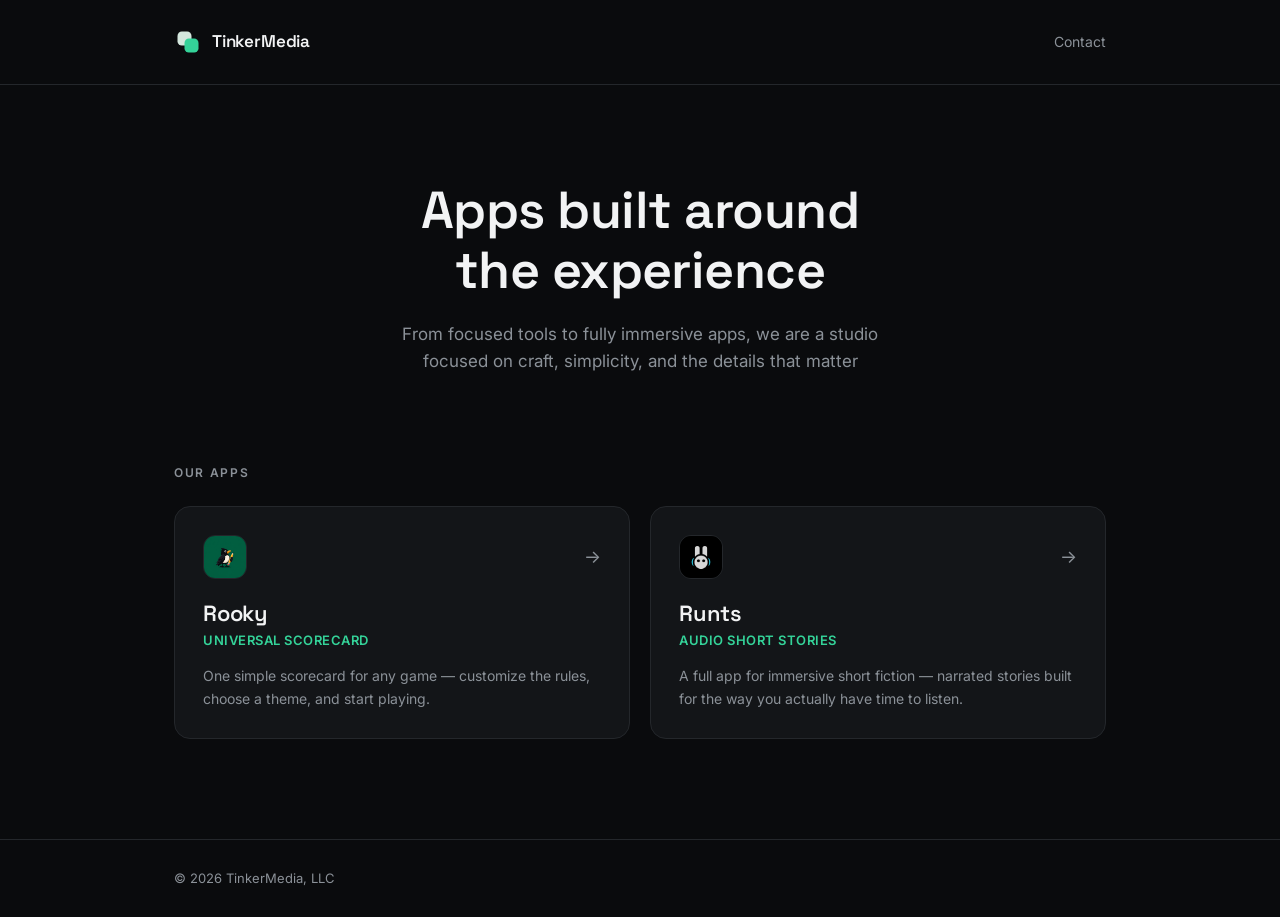
<file: index.html>
<!DOCTYPE html>
<html lang="en">
<head>
  <meta charset="UTF-8" />
  <meta name="viewport" content="width=device-width, initial-scale=1.0" />
  <title>TinkerMedia</title>
  <meta name="description" content="TinkerMedia is a small studio building simple, useful apps." />

  <link rel="preconnect" href="https://fonts.googleapis.com">
  <link rel="preconnect" href="https://fonts.gstatic.com" crossorigin>
  <link href="https://fonts.googleapis.com/css2?family=Space+Grotesk:wght@500;600;700&family=Inter:wght@400;500;600&display=swap" rel="stylesheet">

  <link rel="stylesheet" href="styles.css" />
</head>

<body>

  <!-- HEADER -->
  <header class="header">
    <div class="container nav">
      <a href="./" class="brand">
        <span class="brand-mark" aria-hidden="true">
          <svg viewBox="0 0 32 32" width="28" height="28">
            <rect x="4" y="4" width="16" height="16" rx="5" fill="#eafff4" opacity="0.9" />
            <rect x="12" y="12" width="16" height="16" rx="5" fill="#34d399" />
          </svg>
        </span>
        <span class="brand-name">TinkerMedia</span>
      </a>
      <a class="contact-link" href="mailto:admin@tinkermedia.net">Contact</a>
    </div>
  </header>

  <!-- HERO -->
  <section class="hero">
    <div class="container hero-content">
      
      <h1>Apps built around<br />the experience</h1>
      <p class="lede">From focused tools to fully immersive apps, we are a studio focused on craft, simplicity, and the details that matter</p>
    </div>
  </section>

  <!-- APPS -->
  <section class="apps">
    <div class="container">
      <p class="section-label">Our Apps</p>

      <div class="apps-grid">
        <a href="scorecard-app/" class="app-card">
          <div class="app-card-top">
            <img src="./assets/rooky-icon.png" alt="Rooky app icon" class="app-icon" />
            <span class="app-card-arrow" aria-hidden="true">&rarr;</span>
          </div>
          <h2>Rooky</h2>
          <p class="app-card-tagline">Universal Scorecard</p>
          <p class="app-card-copy">One simple scorecard for any game &mdash; customize the rules, choose a theme, and start playing.</p>
        </a>

        <a href="runts/" class="app-card">
          <div class="app-card-top">
            <img src="./assets/runts-icon.png" alt="Runts app icon" class="app-icon" />
            <span class="app-card-arrow" aria-hidden="true">&rarr;</span>
          </div>
          <h2>Runts</h2>
          <p class="app-card-tagline">Audio Short Stories</p>
          <p class="app-card-copy">A full app for immersive short fiction &mdash; narrated stories built for the way you actually have time to listen.</p>
        </a>
      </div>
    </div>
  </section>

  <!-- FOOTER -->
  <footer class="footer">
    <div class="container footer-content">
      <p class="footer-muted">&copy; 2026 TinkerMedia, LLC</p>
      <!-- <a class="footer-muted footer-link" href="mailto:admin@tinkermedia.net">admin@tinkermedia.net</a> -->
    </div>
  </footer>

</body>
</html>
</file>
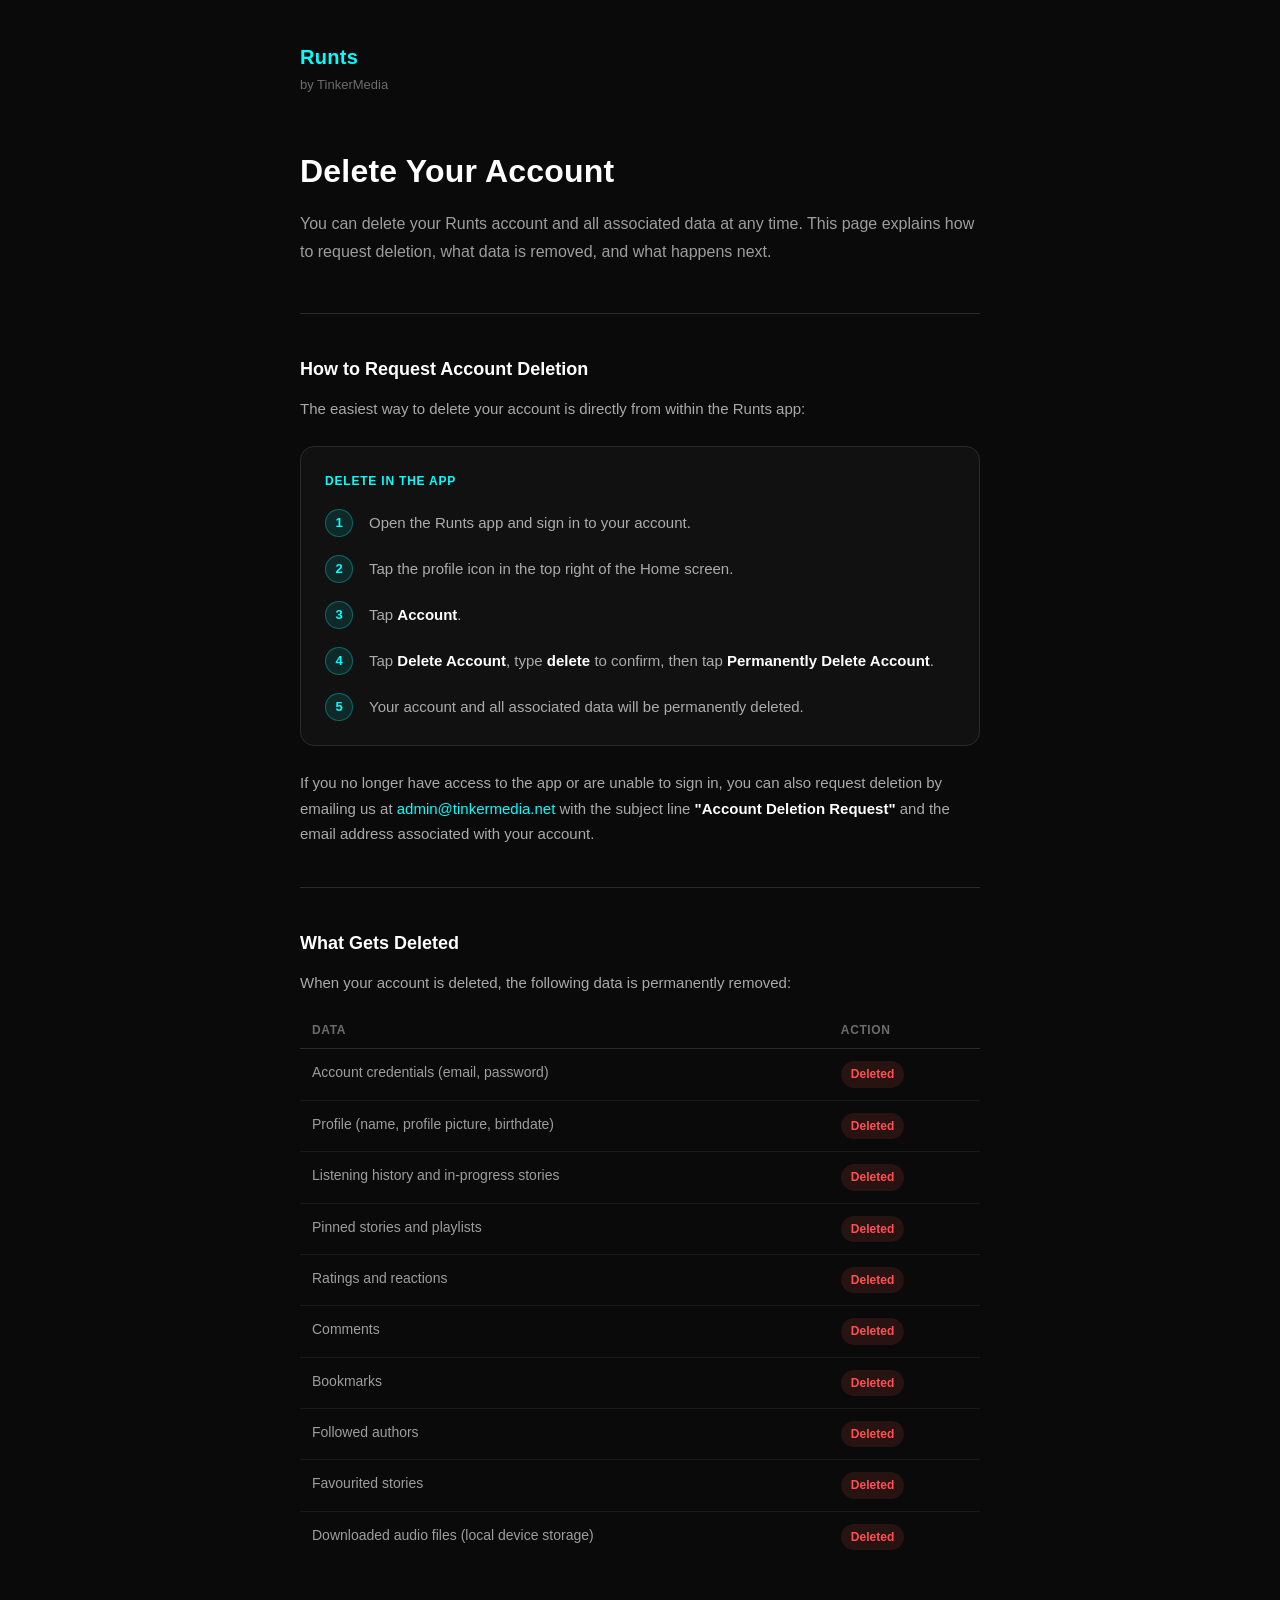
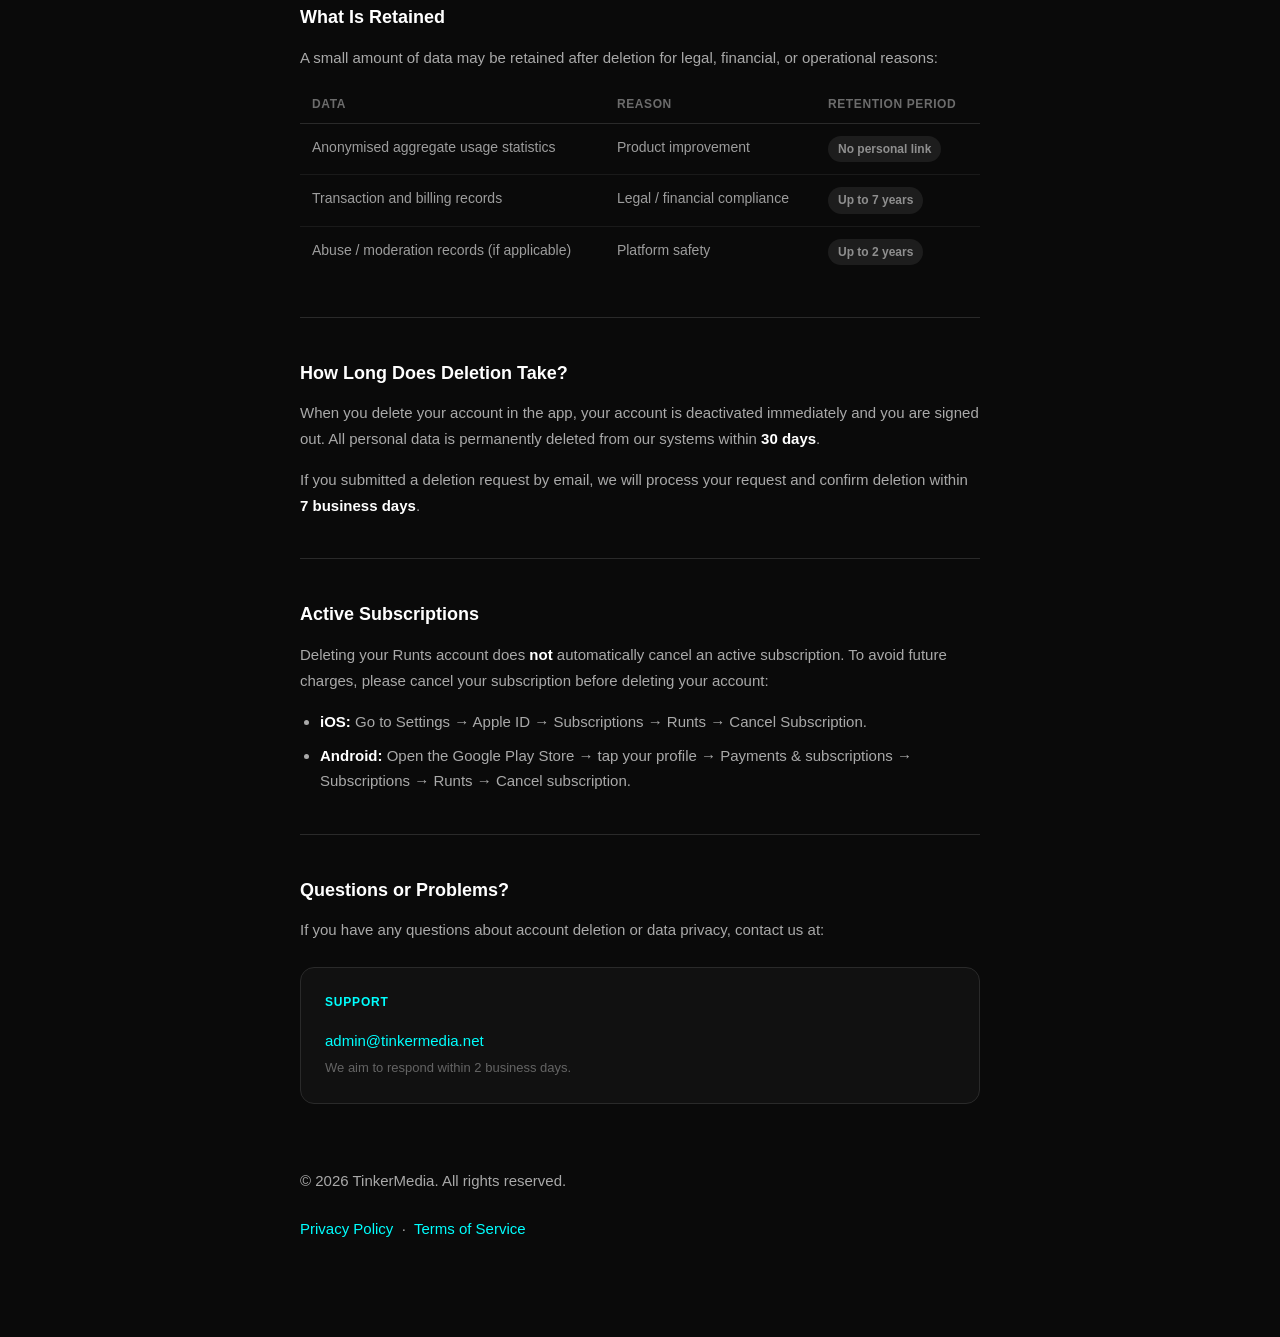
<file: delete-account/index.html>
<!DOCTYPE html>
<html lang="en">
<head>
  <meta charset="UTF-8" />
  <meta name="viewport" content="width=device-width, initial-scale=1.0" />
  <title>Delete Your Runts Account | TinkerMedia</title>
  <link rel="stylesheet" href="styles.css" />
</head>
<body>
  <div class="container">

    <!-- Logo -->
    <div class="logo">
      <div>
        <div class="logo-text">Runts</div>
        <div class="logo-sub">by TinkerMedia</div>
      </div>
    </div>

    <!-- Header -->
    <h1>Delete Your Account</h1>
    <p class="lead">
      You can delete your Runts account and all associated data at any time.
      This page explains how to request deletion, what data is removed, and what happens next.
    </p>

    <hr class="divider" />

    <!-- How to delete -->
    <h2>How to Request Account Deletion</h2>
    <p>The easiest way to delete your account is directly from within the Runts app:</p>

    <div class="card">
      <div class="card-title">Delete in the App</div>
      <div class="step">
        <div class="step-num">1</div>
        <div class="step-text">Open the Runts app and sign in to your account.</div>
      </div>
      <div class="step">
        <div class="step-num">2</div>
        <div class="step-text">Tap the profile icon in the top right of the Home screen.</div>
      </div>
      <div class="step">
        <div class="step-num">3</div>
        <div class="step-text">Tap <strong>Account</strong>.</div>
      </div>
      <div class="step">
        <div class="step-num">4</div>
        <div class="step-text">Tap <strong>Delete Account</strong>, type <strong>delete</strong> to confirm, then tap <strong>Permanently Delete Account</strong>.</div>
      </div>
      <div class="step">
        <div class="step-num">5</div>
        <div class="step-text">Your account and all associated data will be permanently deleted.</div>
      </div>
    </div>

    <p>
      If you no longer have access to the app or are unable to sign in,
      you can also request deletion by emailing us at
      <a class="email-link" href="mailto:admin@tinkermedia.net">admin@tinkermedia.net</a>
      with the subject line <strong>"Account Deletion Request"</strong>
      and the email address associated with your account.
    </p>

    <hr class="divider" />

    <!-- What gets deleted -->
    <h2>What Gets Deleted</h2>
    <p>When your account is deleted, the following data is permanently removed:</p>

    <table>
      <thead>
        <tr>
          <th>Data</th>
          <th>Action</th>
        </tr>
      </thead>
      <tbody>
        <tr>
          <td>Account credentials (email, password)</td>
          <td><span class="badge badge-red">Deleted</span></td>
        </tr>
        <tr>
          <td>Profile (name, profile picture, birthdate)</td>
          <td><span class="badge badge-red">Deleted</span></td>
        </tr>
        <tr>
          <td>Listening history and in-progress stories</td>
          <td><span class="badge badge-red">Deleted</span></td>
        </tr>
        <tr>
          <td>Pinned stories and playlists</td>
          <td><span class="badge badge-red">Deleted</span></td>
        </tr>
        <tr>
          <td>Ratings and reactions</td>
          <td><span class="badge badge-red">Deleted</span></td>
        </tr>
        <tr>
          <td>Comments</td>
          <td><span class="badge badge-red">Deleted</span></td>
        </tr>
        <tr>
          <td>Bookmarks</td>
          <td><span class="badge badge-red">Deleted</span></td>
        </tr>
        <tr>
          <td>Followed authors</td>
          <td><span class="badge badge-red">Deleted</span></td>
        </tr>
        <tr>
          <td>Favourited stories</td>
          <td><span class="badge badge-red">Deleted</span></td>
        </tr>
        <tr>
          <td>Downloaded audio files (local device storage)</td>
          <td><span class="badge badge-red">Deleted</span></td>
        </tr>
      </tbody>
    </table>

    <h2>What Is Retained</h2>
    <p>
      A small amount of data may be retained after deletion for legal, financial,
      or operational reasons:
    </p>

    <table>
      <thead>
        <tr>
          <th>Data</th>
          <th>Reason</th>
          <th>Retention Period</th>
        </tr>
      </thead>
      <tbody>
        <tr>
          <td>Anonymised aggregate usage statistics</td>
          <td>Product improvement</td>
          <td><span class="badge badge-gray">No personal link</span></td>
        </tr>
        <tr>
          <td>Transaction and billing records</td>
          <td>Legal / financial compliance</td>
          <td><span class="badge badge-gray">Up to 7 years</span></td>
        </tr>
        <tr>
          <td>Abuse / moderation records (if applicable)</td>
          <td>Platform safety</td>
          <td><span class="badge badge-gray">Up to 2 years</span></td>
        </tr>
      </tbody>
    </table>

    <hr class="divider" />

    <!-- Timeline -->
    <h2>How Long Does Deletion Take?</h2>
    <p>
      When you delete your account in the app, your account is deactivated immediately
      and you are signed out. All personal data is permanently deleted from our systems
      within <strong>30 days</strong>.
    </p>
    <p>
      If you submitted a deletion request by email, we will process your request and
      confirm deletion within <strong>7 business days</strong>.
    </p>

    <hr class="divider" />

    <!-- Active subscriptions -->
    <h2>Active Subscriptions</h2>
    <p>
      Deleting your Runts account does <strong>not</strong> automatically cancel an active
      subscription. To avoid future charges, please cancel your subscription before
      deleting your account:
    </p>
    <ul>
      <li>
        <strong>iOS:</strong> Go to Settings → Apple ID → Subscriptions → Runts → Cancel Subscription.
      </li>
      <li>
        <strong>Android:</strong> Open the Google Play Store → tap your profile →
        Payments &amp; subscriptions → Subscriptions → Runts → Cancel subscription.
      </li>
    </ul>

    <hr class="divider" />

    <!-- Contact -->
    <h2>Questions or Problems?</h2>
    <p>
      If you have any questions about account deletion or data privacy, contact us at:
    </p>
    <div class="card">
      <div class="card-title">Support</div>
      <p style="margin:0">
        <a class="email-link" href="mailto:admin@tinkermedia.net">admin@tinkermedia.net</a><br/>
        <span class="support-note">We aim to respond within 2 business days.</span>
      </p>
    </div>

    <footer>
      <p>&copy; 2026 TinkerMedia. All rights reserved.</p>
      <p>
        <a class="email-link" href="https://www.tinkermedia.net/runts/privacy-policy/">Privacy Policy</a>
        &nbsp;&middot;&nbsp;
        <a class="email-link" href="https://www.tinkermedia.net/runts/terms/">Terms of Service</a>
      </p>
    </footer>

  </div>
</body>
</html>
</file>
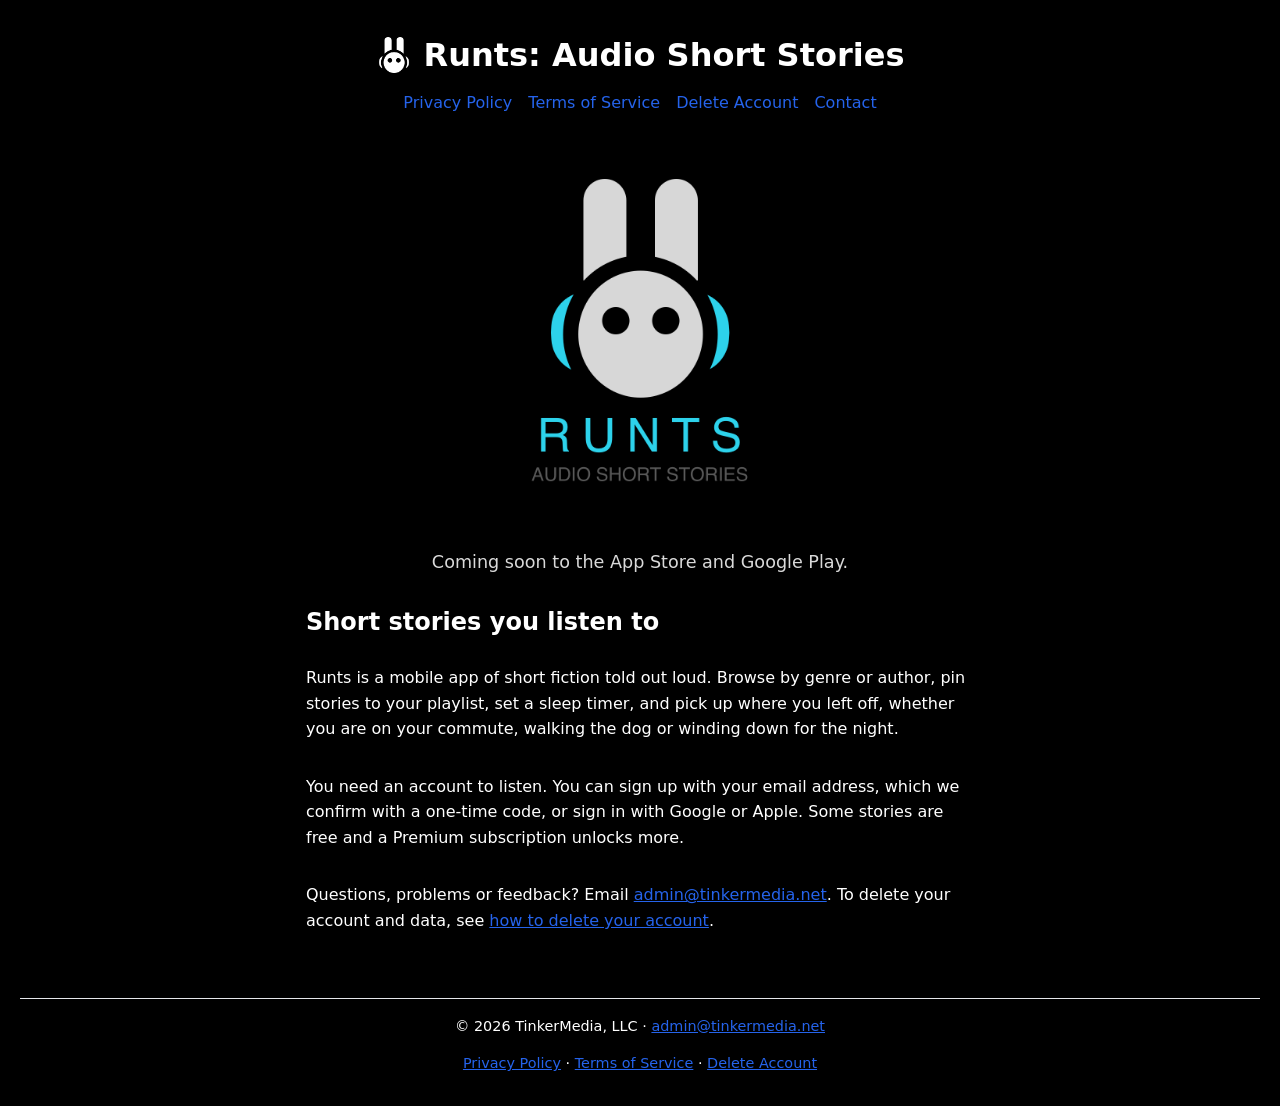
<file: runts/index.html>
<!DOCTYPE html>
<html lang="en">
<head>
  <meta charset="UTF-8" />
  <meta name="viewport" content="width=device-width, initial-scale=1.0" />
  <title>Runts</title>
  <link rel="stylesheet" href="styles.css" />
</head>

<body class="body">

  <!-- HEADER -->
  <header class="header">
    <div class="container nav">
      <div style="flex-direction: row; align-items: center; display: flex; gap: 12px; justify-content: center;">
        <img src="./assets/icons/icon24w.png" alt="Runts logo" style="width: 36px; height: auto;"/>
        <h1 class="logo" style="margin: 0;  font-size: clamp(18px, 5vw, 32px); white-space: nowrap;">Runts: Audio Short Stories</h1>
      </div>
      
      <nav>
        <a href="privacy-policy/">Privacy Policy</a>
        <a href="terms/">Terms of Service</a>
        <a href="../delete-account/">Delete Account</a>
        <a href="mailto:admin@tinkermedia.net">Contact</a>
      </nav>
    </div>
  </header>

  <!-- HERO -->
  <section class="hero">
    <div class="container hero-content">
      <img src="./assets/icons/icon.png" alt="The Runts rabbit mascot wearing headphones" style="width: 400px; height: auto;"/>
      <!-- <h2>Runts: Audio Short Stories</h2> -->
      <!-- <p>We help businesses grow with modern, effective solutions.</p> -->
       <!-- Store buttons: put these back, with the real store links, when the app is published.
       <div class="button-box">
        <a href="STORE_LINK_HERE"><img src="../assets/play-button.png" alt="Get it on Google Play" style="width: 200px; height: auto;"/></a>
        <a href="STORE_LINK_HERE"><img src="../assets/app-store-button.png" alt="Download on the App Store" style="width: 180px; height: auto;"/></a>
       </div>
       -->
       <p class="coming-soon">Coming soon to the App Store and Google Play.</p>

    </div>
  </section>


  <!-- ABOUT -->
  <section class="about">
    <div class="container about-content">
      <h2>Short stories you listen to</h2>
      <p>
        Runts is a mobile app of short fiction told out loud. Browse by genre or author, pin stories
        to your playlist, set a sleep timer, and pick up where you left off, whether you are on your commute,
        walking the dog or winding down for the night.
      </p>
      <p>
        You need an account to listen. You can sign up with your email address, which we confirm with a
        one-time code, or sign in with Google or Apple. Some stories are free and a Premium subscription
        unlocks more.
      </p>
      <p>
        Questions, problems or feedback? Email
        <a class="inline-link" href="mailto:admin@tinkermedia.net">admin@tinkermedia.net</a>.
        To delete your account and data, see <a class="inline-link" href="../delete-account/">how to delete your account</a>.
      </p>
    </div>
  </section>

  <!-- FOOTER -->
  <footer class="footer">
    <p>© 2026 TinkerMedia, LLC &middot; <a class="inline-link" href="mailto:admin@tinkermedia.net">admin@tinkermedia.net</a></p>
    <p>
      <a class="inline-link" href="privacy-policy/">Privacy Policy</a> &middot;
      <a class="inline-link" href="terms/">Terms of Service</a> &middot;
      <a class="inline-link" href="../delete-account/">Delete Account</a>
    </p>
  </footer>

</body>
</html>
</file>
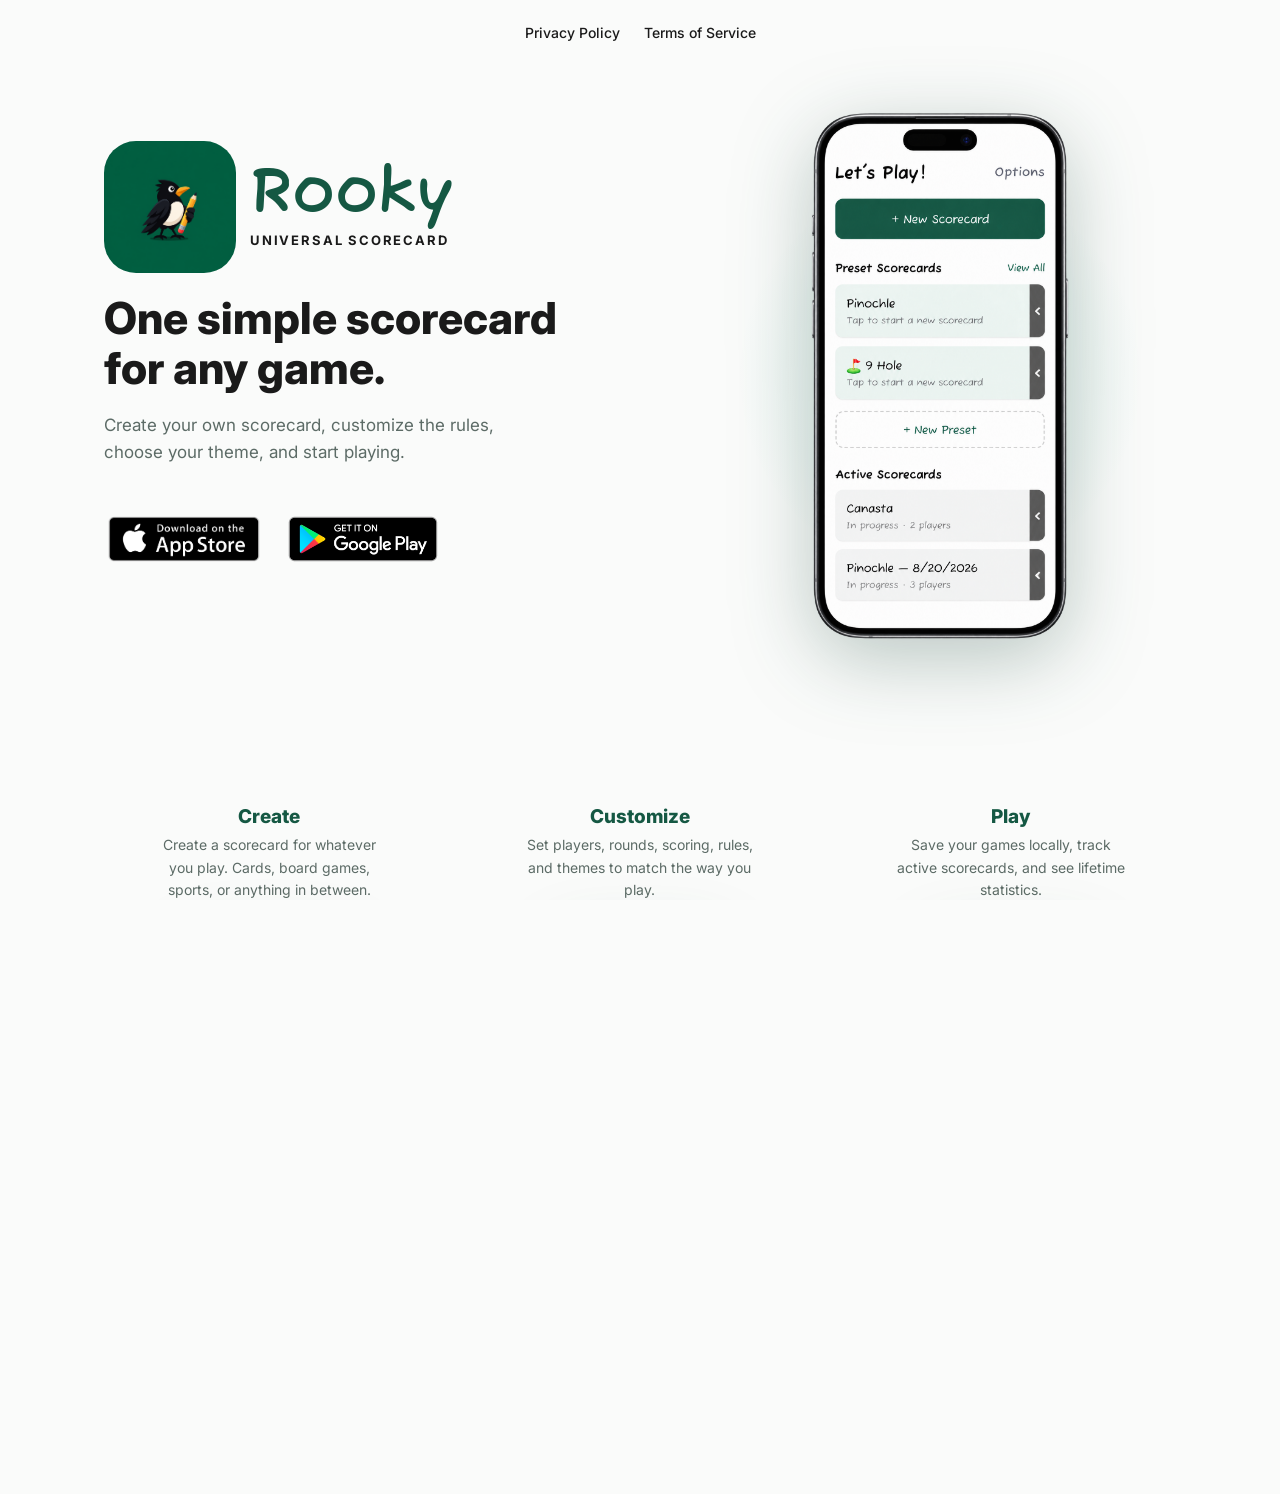
<file: scorecard-app/index.html>
<!DOCTYPE html>
<html lang="en">
<head>
  <meta charset="UTF-8" />
  <meta name="viewport" content="width=device-width, initial-scale=1.0" />
  <title>Rooky: Universal Scorecard</title>
  <meta name="description" content="One simple scorecard for any game. Create your own scorecard, customize the rules, choose your theme, and start playing." />

  <link rel="preconnect" href="https://fonts.googleapis.com">
  <link rel="preconnect" href="https://fonts.gstatic.com" crossorigin>
  <link href="https://fonts.googleapis.com/css2?family=Fuzzy+Bubbles:wght@400;700&family=Inter:wght@400;500;600;700;800&display=swap" rel="stylesheet">

  <link rel="stylesheet" href="styles.css" />
</head>

<body class="body">

  <!-- HEADER -->
  <header class="header">
    <div class="container-wide nav">
      <nav>
        <a href="privacy-policy/">Privacy Policy</a>
        <a href="terms/">Terms of Service</a>
      </nav>
    </div>
  </header>

  <!-- HERO -->
  <section class="hero">
    <div class="container-wide hero-content">
      <div class="hero-copy">
        <div class="wordmark-row">
          <img src="../assets/rooky-icon.png" alt="Rooky icon" class="wordmark-icon" />
          <div>
            <p class="wordmark">Rooky</p>
            <p class="eyebrow">Universal Scorecard</p>
          </div>
        </div>
        <h1>One simple scorecard<br />for any game.</h1>
        <p class="lede">Create your own scorecard, customize the rules, choose your theme, and start playing.</p>

        <div class="button-box">
          <a href="#" aria-label="Download on the App Store">
            <img src="../assets/app-store-button.png" class="store-badge" />
          </a>
          <a href="https://play.google.com/store/apps/details?id=com.tinkermedia.scorecard" aria-label="Get it on Google Play">
            <img src="../assets/play-button.png" class="store-badge-play" />
          </a>
        </div>

        <!-- <div class="hero-tagline">
          <p class="hero-tagline-strong">Create your own scorecard.</p>
          <p class="hero-tagline-muted">Set your rules. Keep score.</p>
        </div> -->
      </div>

      <div class="hero-art">
        <div class="hero-blob" aria-hidden="true"></div>
        <img src="../assets/screenshot-home.png" alt="Rooky home screen showing presets and active scorecards" class="hero-screenshot" />
      </div>
    </div>
  </section>

  <!-- SHOWCASE -->
  <section class="showcase">
    <div class="container-wide">
      <!-- <h2 class="showcase-heading">
        <span class="rule" aria-hidden="true"></span>
        See Rooky in action
        <span class="rule" aria-hidden="true"></span>
      </h2> -->

      <div class="showcase-grid">
        <div class="showcase-item">
          <h3>Create</h3>
          <p>Create a scorecard for whatever you play. Cards, board games, sports, or anything in between.</p>
          <div class="showcase-screenshot-wrap">
            <img src="../assets/screenshot-home.png" alt="Creating a new scorecard from a preset" class="showcase-screenshot" />
          </div>
        </div>

        <div class="showcase-item">
          <h3>Customize</h3>
          <p>Set players, rounds, scoring, rules, and themes to match the way you play.</p>
          <div class="showcase-screenshot-wrap">
            <img src="../assets/screenshot-play.png" alt="Scoring a Pinochle game in Rooky" class="showcase-screenshot" />
          </div>
        </div>

        <div class="showcase-item">
          <h3>Play</h3>
          <p>Save your games locally, track active scorecards, and see lifetime statistics.</p>
          <div class="showcase-screenshot-wrap">
            <img src="../assets/screenshot-track.png" alt="Lifetime stats for a Canasta preset" class="showcase-screenshot" />
          </div>
        </div>
      </div>
    </div>
  </section>

  <!-- FOOTER -->
  <footer class="footer">
    <div class="container-wide footer-content">
      <div>
        <p class="footer-title">Rooky: Universal Scorecard</p>
        <p class="footer-muted">© 2026 TinkerMedia, LLC</p>
      </div>

      <nav class="footer-nav">
        <a href="privacy-policy/">Privacy Policy</a>
        <span aria-hidden="true">•</span>
        <a href="terms/">Terms of Service</a>
        <span aria-hidden="true">•</span>
        <a href="support/">Support</a>
      </nav>
    </div>
  </footer>

</body>
</html>
</file>
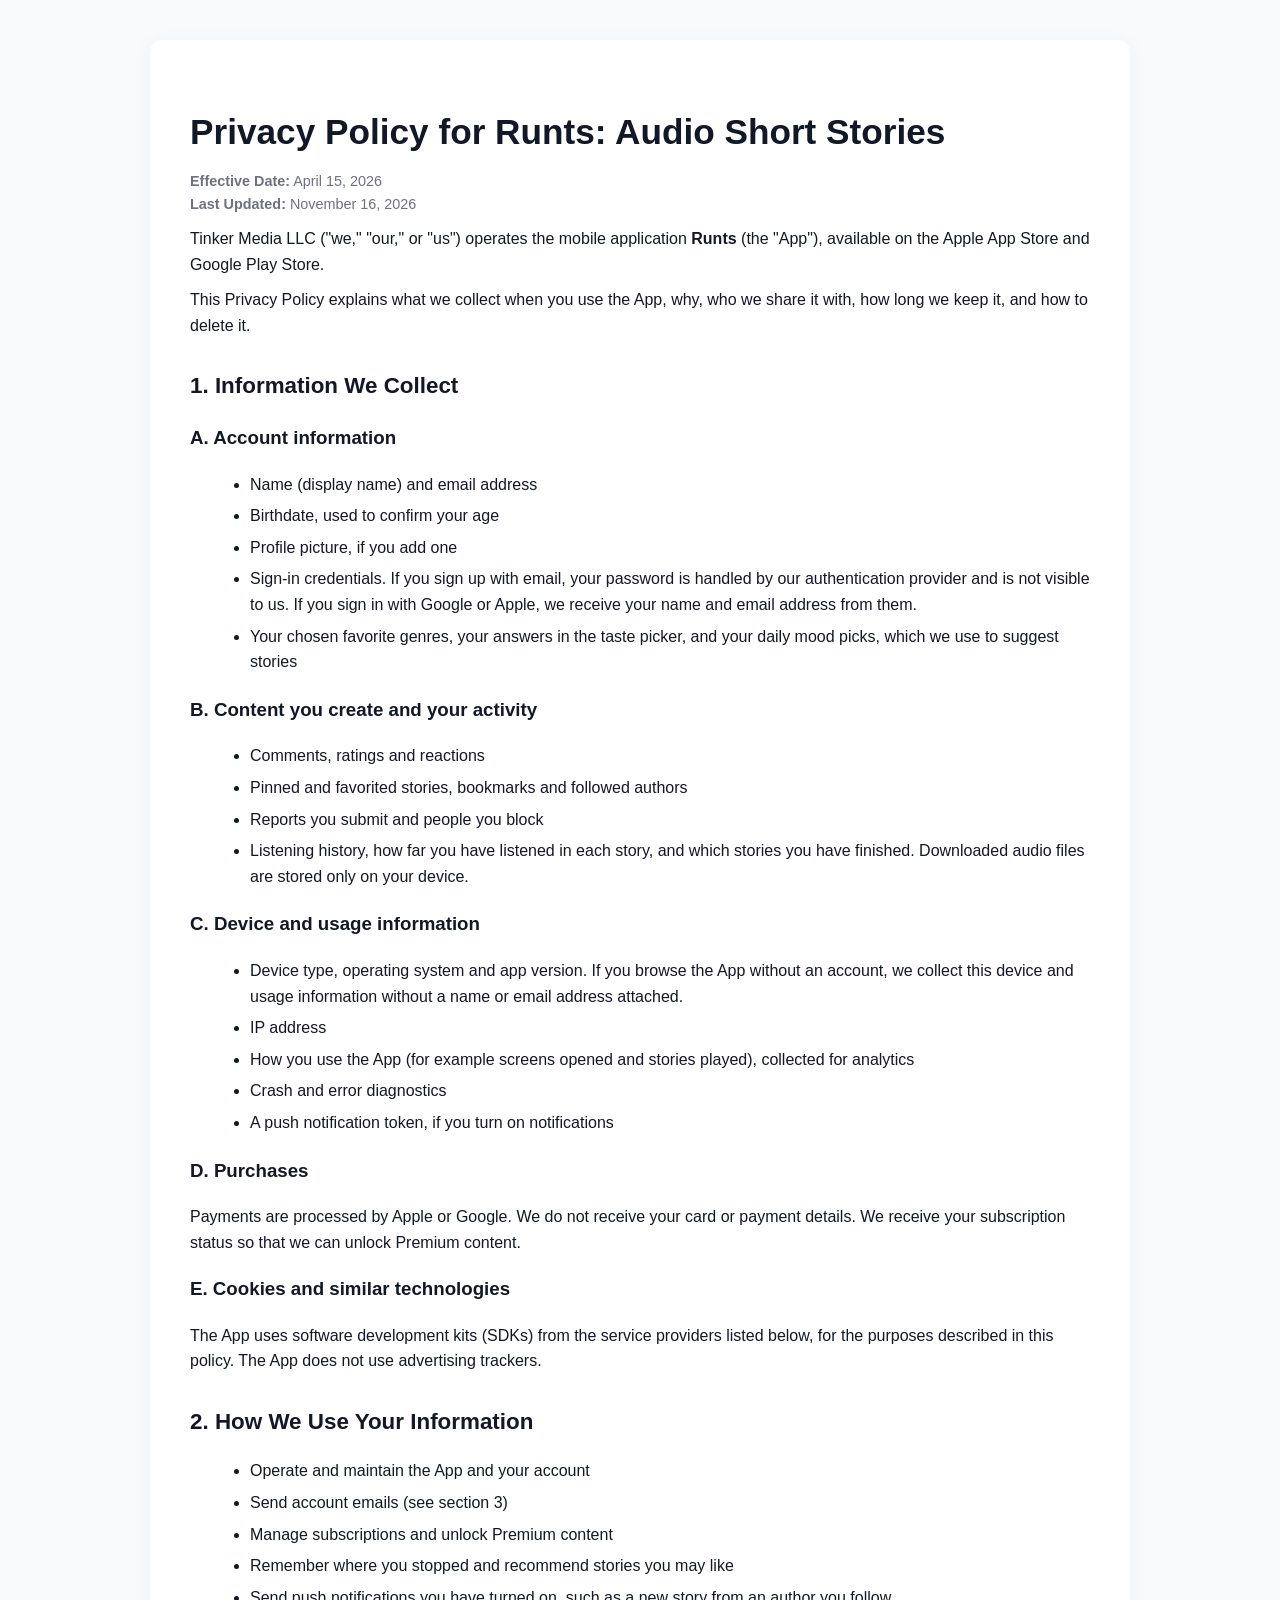
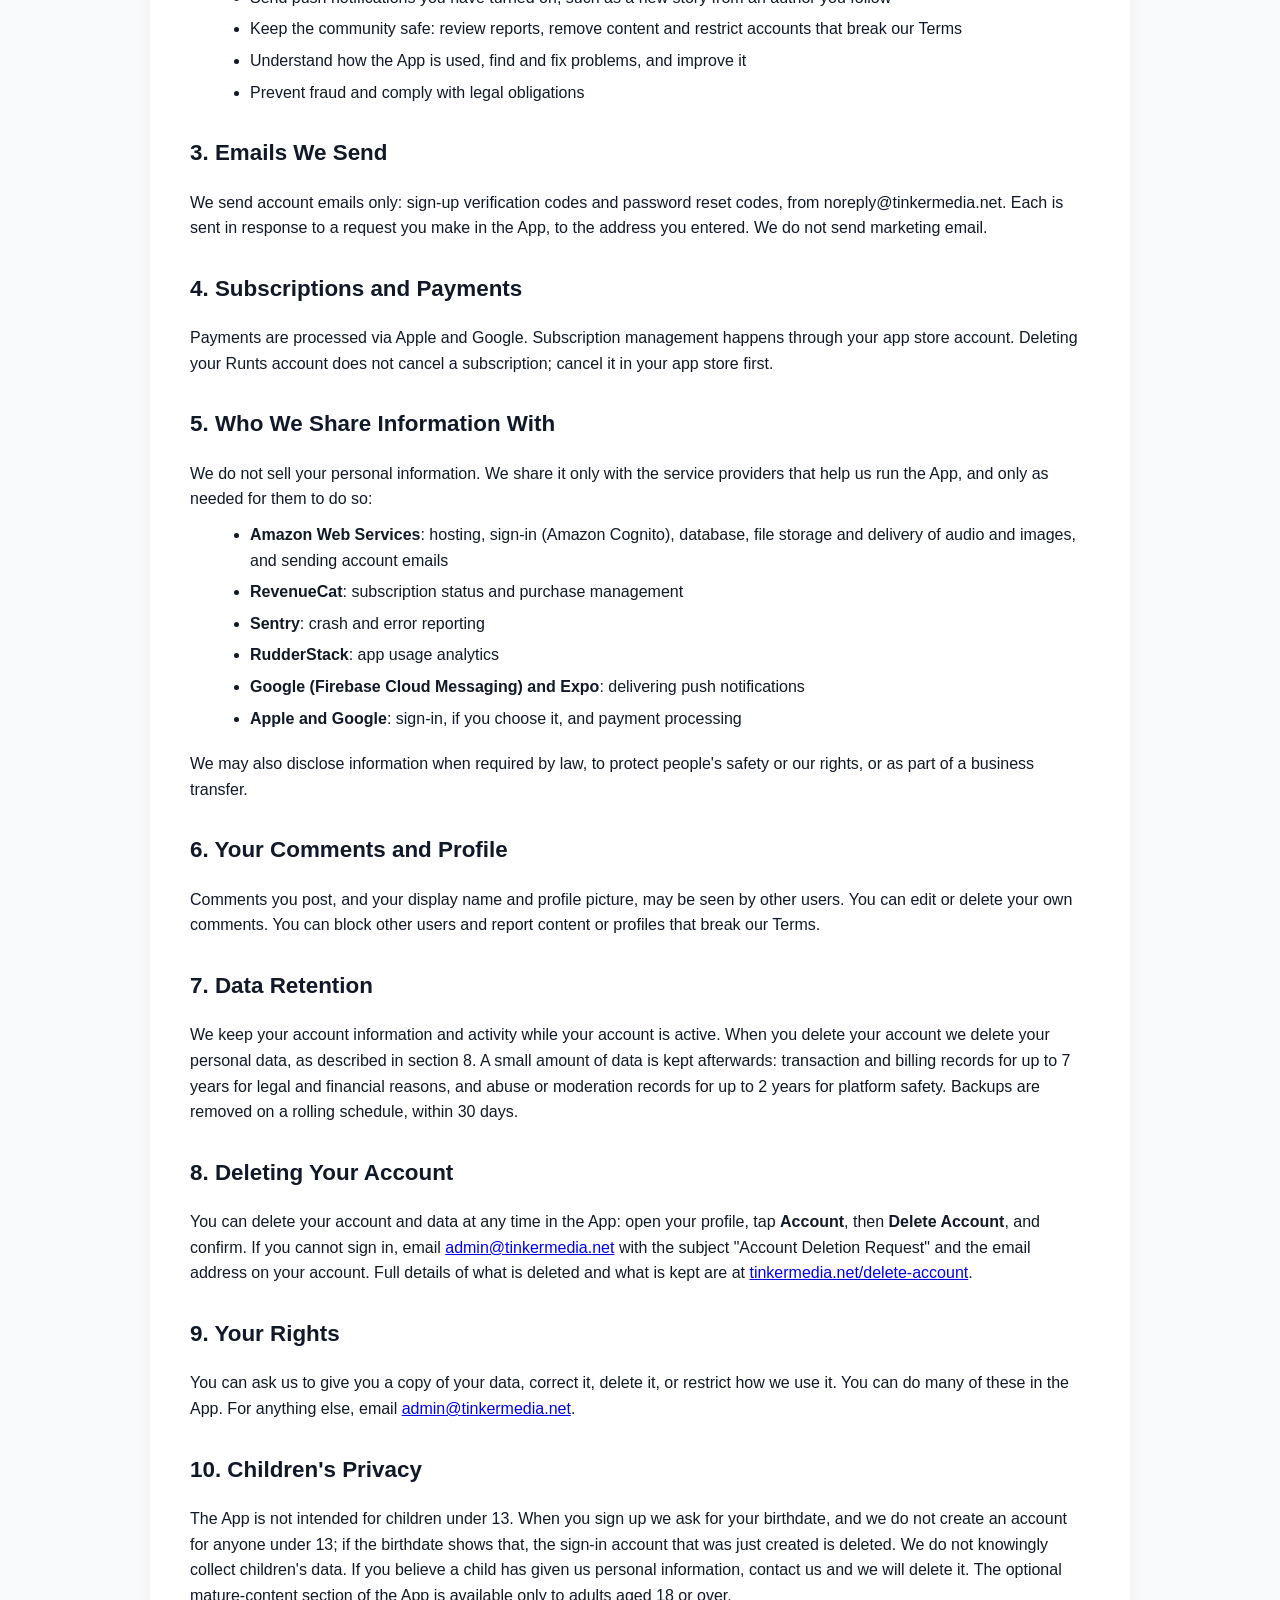
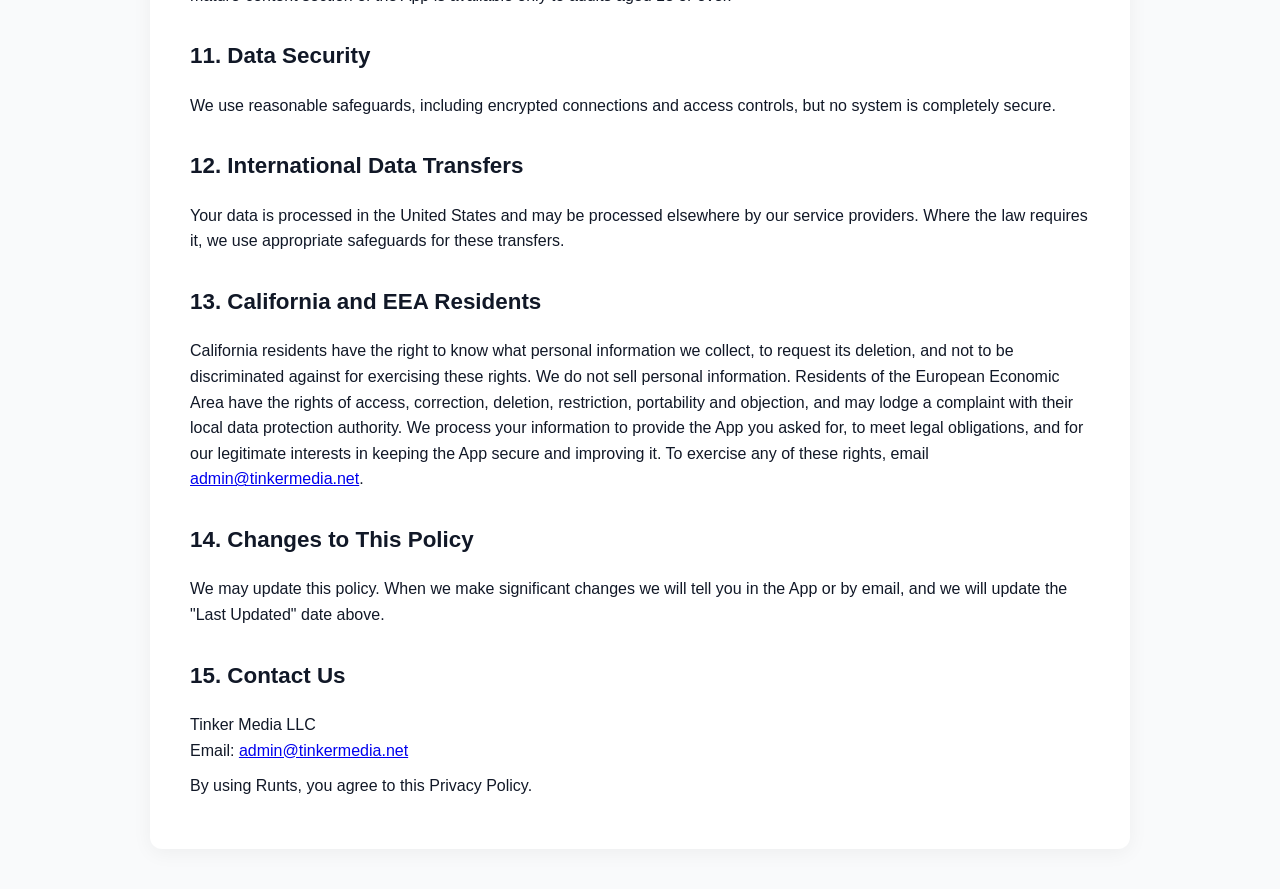
<file: runts/privacy-policy/index.html>
<!DOCTYPE html>
<html lang="en">
<head>
  <meta charset="UTF-8" />
  <meta name="viewport" content="width=device-width, initial-scale=1.0" />
  <title>Runts Privacy Policy</title>
  <style>
    body {
      font-family: -apple-system, BlinkMacSystemFont, "Segoe UI", Roboto, Helvetica, Arial, sans-serif;
      line-height: 1.6;
      margin: 0;
      padding: 0;
      background-color: #f9fafb;
      color: #111827;
    }
    .container {
      max-width: 900px;
      margin: 40px auto;
      background: #ffffff;
      padding: 40px;
      border-radius: 12px;
      box-shadow: 0 4px 20px rgba(0,0,0,0.05);
    }
    h1, h2 {
      color: #111827;
    }
    h1 {
      font-size: 2.2rem;
      margin-bottom: 10px;
    }
    h2 {
      margin-top: 30px;
      font-size: 1.4rem;
    }
    p {
      margin: 10px 0;
    }
    ul {
      margin: 10px 0 20px 20px;
    }
    li {
      margin-bottom: 6px;
    }
    .meta {
      color: #6b7280;
      font-size: 0.9rem;
    }
  </style>
</head>
<body>
  <div class="container">
    <h1>Privacy Policy for Runts: Audio Short Stories</h1>
    <p class="meta"><strong>Effective Date:</strong> April 15, 2026<br>
    <strong>Last Updated:</strong> November 16, 2026</p>

    <p>Tinker Media LLC ("we," "our," or "us") operates the mobile application <strong>Runts</strong> (the "App"), available on the Apple App Store and Google Play Store.</p>

    <p>This Privacy Policy explains what we collect when you use the App, why, who we share it with, how long we keep it, and how to delete it.</p>

    <h2>1. Information We Collect</h2>

    <h3>A. Account information</h3>
    <ul>
      <li>Name (display name) and email address</li>
      <li>Birthdate, used to confirm your age</li>
      <li>Profile picture, if you add one</li>
      <li>Sign-in credentials. If you sign up with email, your password is handled by our authentication provider and is not visible to us. If you sign in with Google or Apple, we receive your name and email address from them.</li>
      <li>Your chosen favorite genres, your answers in the taste picker, and your daily mood picks, which we use to suggest stories</li>
    </ul>

    <h3>B. Content you create and your activity</h3>
    <ul>
      <li>Comments, ratings and reactions</li>
      <li>Pinned and favorited stories, bookmarks and followed authors</li>
      <li>Reports you submit and people you block</li>
      <li>Listening history, how far you have listened in each story, and which stories you have finished. Downloaded audio files are stored only on your device.</li>
    </ul>

    <h3>C. Device and usage information</h3>
    <ul>
      <li>Device type, operating system and app version. If you browse the App without an account, we collect this device and usage information without a name or email address attached.</li>
      <li>IP address</li>
      <li>How you use the App (for example screens opened and stories played), collected for analytics</li>
      <li>Crash and error diagnostics</li>
      <li>A push notification token, if you turn on notifications</li>
    </ul>

    <h3>D. Purchases</h3>
    <p>Payments are processed by Apple or Google. We do not receive your card or payment details. We receive your subscription status so that we can unlock Premium content.</p>

    <h3>E. Cookies and similar technologies</h3>
    <p>The App uses software development kits (SDKs) from the service providers listed below, for the purposes described in this policy. The App does not use advertising trackers.</p>

    <h2>2. How We Use Your Information</h2>
    <ul>
      <li>Operate and maintain the App and your account</li>
      <li>Send account emails (see section 3)</li>
      <li>Manage subscriptions and unlock Premium content</li>
      <li>Remember where you stopped and recommend stories you may like</li>
      <li>Send push notifications you have turned on, such as a new story from an author you follow</li>
      <li>Keep the community safe: review reports, remove content and restrict accounts that break our Terms</li>
      <li>Understand how the App is used, find and fix problems, and improve it</li>
      <li>Prevent fraud and comply with legal obligations</li>
    </ul>

    <h2>3. Emails We Send</h2>
    <p>We send account emails only: sign-up verification codes and password reset codes, from noreply@tinkermedia.net. Each is sent in response to a request you make in the App, to the address you entered. We do not send marketing email.</p>

    <h2>4. Subscriptions and Payments</h2>
    <p>Payments are processed via Apple and Google. Subscription management happens through your app store account. Deleting your Runts account does not cancel a subscription; cancel it in your app store first.</p>

    <h2>5. Who We Share Information With</h2>
    <p>We do not sell your personal information. We share it only with the service providers that help us run the App, and only as needed for them to do so:</p>
    <ul>
      <li><strong>Amazon Web Services</strong>: hosting, sign-in (Amazon Cognito), database, file storage and delivery of audio and images, and sending account emails</li>
      <li><strong>RevenueCat</strong>: subscription status and purchase management</li>
      <li><strong>Sentry</strong>: crash and error reporting</li>
      <li><strong>RudderStack</strong>: app usage analytics</li>
      <li><strong>Google (Firebase Cloud Messaging) and Expo</strong>: delivering push notifications</li>
      <li><strong>Apple and Google</strong>: sign-in, if you choose it, and payment processing</li>
    </ul>
    <p>We may also disclose information when required by law, to protect people's safety or our rights, or as part of a business transfer.</p>

    <h2>6. Your Comments and Profile</h2>
    <p>Comments you post, and your display name and profile picture, may be seen by other users. You can edit or delete your own comments. You can block other users and report content or profiles that break our Terms.</p>

    <h2>7. Data Retention</h2>
    <p>We keep your account information and activity while your account is active. When you delete your account we delete your personal data, as described in section 8. A small amount of data is kept afterwards: transaction and billing records for up to 7 years for legal and financial reasons, and abuse or moderation records for up to 2 years for platform safety. Backups are removed on a rolling schedule, within 30 days.</p>

    <h2>8. Deleting Your Account</h2>
    <p>You can delete your account and data at any time in the App: open your profile, tap <strong>Account</strong>, then <strong>Delete Account</strong>, and confirm. If you cannot sign in, email <a href="mailto:admin@tinkermedia.net">admin@tinkermedia.net</a> with the subject "Account Deletion Request" and the email address on your account. Full details of what is deleted and what is kept are at <a href="https://www.tinkermedia.net/delete-account/">tinkermedia.net/delete-account</a>.</p>

    <h2>9. Your Rights</h2>
    <p>You can ask us to give you a copy of your data, correct it, delete it, or restrict how we use it. You can do many of these in the App. For anything else, email <a href="mailto:admin@tinkermedia.net">admin@tinkermedia.net</a>.</p>

    <h2>10. Children's Privacy</h2>
    <p>The App is not intended for children under 13. When you sign up we ask for your birthdate, and we do not create an account for anyone under 13; if the birthdate shows that, the sign-in account that was just created is deleted. We do not knowingly collect children's data. If you believe a child has given us personal information, contact us and we will delete it. The optional mature-content section of the App is available only to adults aged 18 or over.</p>

    <h2>11. Data Security</h2>
    <p>We use reasonable safeguards, including encrypted connections and access controls, but no system is completely secure.</p>

    <h2>12. International Data Transfers</h2>
    <p>Your data is processed in the United States and may be processed elsewhere by our service providers. Where the law requires it, we use appropriate safeguards for these transfers.</p>

    <h2>13. California and EEA Residents</h2>
    <p>California residents have the right to know what personal information we collect, to request its deletion, and not to be discriminated against for exercising these rights. We do not sell personal information. Residents of the European Economic Area have the rights of access, correction, deletion, restriction, portability and objection, and may lodge a complaint with their local data protection authority. We process your information to provide the App you asked for, to meet legal obligations, and for our legitimate interests in keeping the App secure and improving it. To exercise any of these rights, email <a href="mailto:admin@tinkermedia.net">admin@tinkermedia.net</a>.</p>

    <h2>14. Changes to This Policy</h2>
    <p>We may update this policy. When we make significant changes we will tell you in the App or by email, and we will update the "Last Updated" date above.</p>

    <h2>15. Contact Us</h2>
    <p>
      Tinker Media LLC<br>
      Email: <a href="mailto:admin@tinkermedia.net">admin@tinkermedia.net</a><br>
    </p>

    <p>By using Runts, you agree to this Privacy Policy.</p>
  </div>
</body>
</html>
</file>
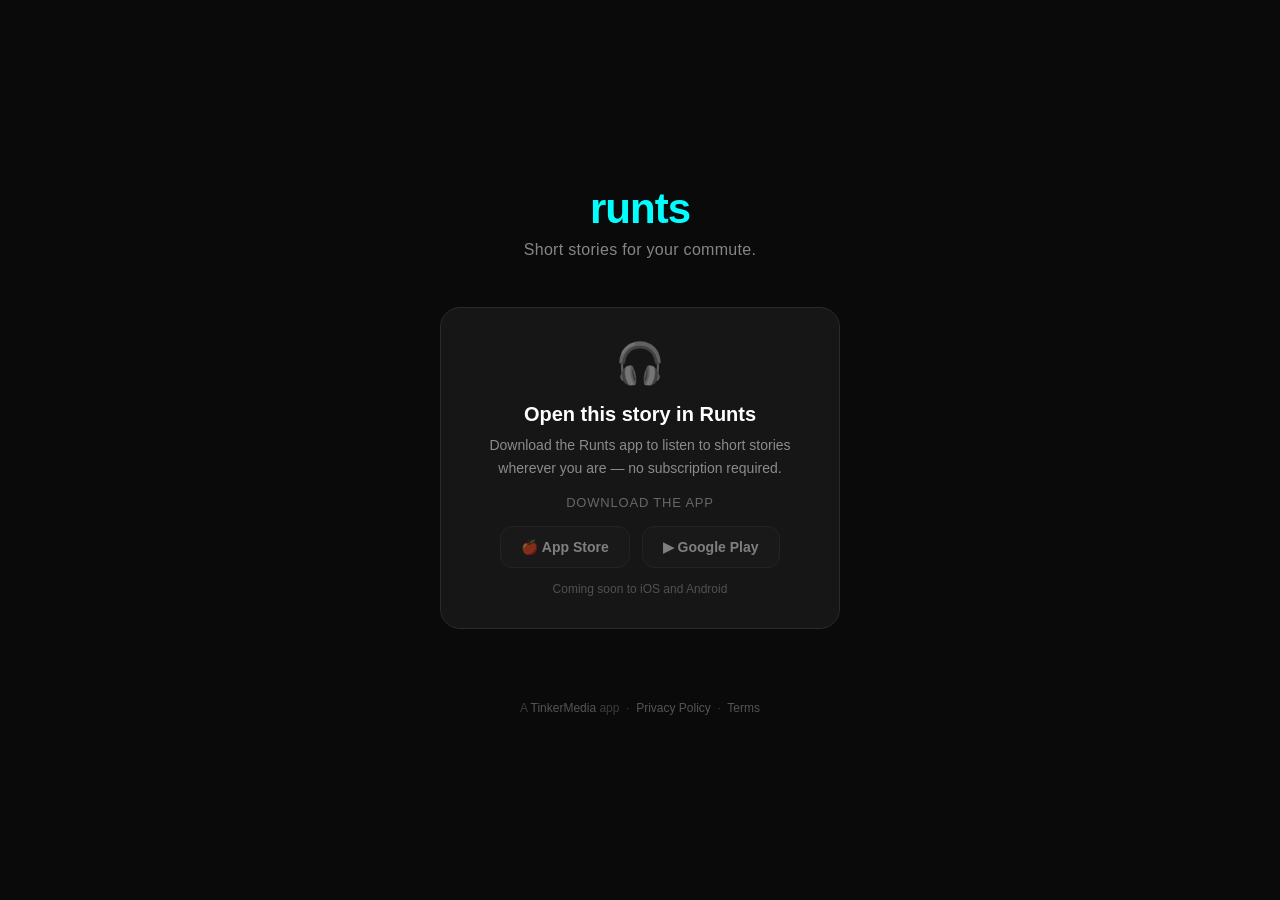
<file: runts/story/index.html>
<!DOCTYPE html>
<html lang="en">
<head>
  <meta charset="UTF-8" />
  <meta name="viewport" content="width=device-width, initial-scale=1.0" />
  <title>Runts — Short Stories</title>
  <style>
    * { margin: 0; padding: 0; box-sizing: border-box; }

    body {
      background-color: #0a0a0a;
      color: #ffffff;
      font-family: -apple-system, BlinkMacSystemFont, 'Segoe UI', sans-serif;
      min-height: 100vh;
      display: flex;
      flex-direction: column;
      align-items: center;
      justify-content: center;
      padding: 40px 24px;
      text-align: center;
    }

    .logo {
      font-size: 42px;
      font-weight: 900;
      letter-spacing: -1px;
      color: #00ffff;
      margin-bottom: 8px;
    }

    .tagline {
      font-size: 16px;
      color: rgba(255, 255, 255, 0.5);
      margin-bottom: 48px;
      letter-spacing: 0.3px;
    }

    .card {
      background: #161616;
      border: 1px solid #2a2a2a;
      border-radius: 20px;
      padding: 32px 28px;
      max-width: 400px;
      width: 100%;
      margin-bottom: 32px;
    }

    .card-icon {
      font-size: 40px;
      margin-bottom: 16px;
    }

    .card-title {
      font-size: 20px;
      font-weight: 700;
      color: #fff;
      margin-bottom: 8px;
    }

    .card-body {
      font-size: 14px;
      color: rgba(255, 255, 255, 0.5);
      line-height: 1.6;
    }

    .download-section {
      margin-top: 16px;
    }

    .download-label {
      font-size: 13px;
      color: rgba(255, 255, 255, 0.35);
      text-transform: uppercase;
      letter-spacing: 0.8px;
      margin-bottom: 16px;
    }

    .store-buttons {
      display: flex;
      gap: 12px;
      justify-content: center;
      flex-wrap: wrap;
    }

    .store-btn {
      display: inline-flex;
      align-items: center;
      gap: 8px;
      background: #1e1e1e;
      border: 1px solid #333;
      border-radius: 12px;
      padding: 12px 20px;
      color: #fff;
      text-decoration: none;
      font-size: 14px;
      font-weight: 600;
      transition: border-color 0.2s;
    }

    .store-btn:hover {
      border-color: #00ffff;
    }

    .store-btn.coming-soon {
      opacity: 0.45;
      cursor: default;
      pointer-events: none;
    }

    .footer {
      font-size: 12px;
      color: rgba(255, 255, 255, 0.2);
      margin-top: 40px;
    }

    .footer a {
      color: rgba(255, 255, 255, 0.3);
      text-decoration: none;
    }
  </style>
</head>
<body>

  <div class="logo">runts</div>
  <div class="tagline">Short stories for your commute.</div>

  <div class="card">
    <div class="card-icon">🎧</div>
    <div class="card-title">Open this story in Runts</div>
    <div class="card-body">
      Download the Runts app to listen to short stories
      wherever you are — no subscription required.
    </div>

    <div class="download-section">
      <div class="download-label">Download the app</div>
      <div class="store-buttons">
        <!-- Replace href values with real App Store / Play Store links when live -->
        <a class="store-btn coming-soon" href="#">
          🍎 App Store
        </a>
        <a class="store-btn coming-soon" href="#">
          ▶ Google Play
        </a>
      </div>
      <p style="font-size:12px; color:rgba(255,255,255,0.25); margin-top:14px;">
        Coming soon to iOS and Android
      </p>
    </div>
  </div>

  <div class="footer">
    A <a href="https://tinkermedia.net">TinkerMedia</a> app &nbsp;·&nbsp;
    <a href="https://tinkermedia.net/Runts/privacy-policy">Privacy Policy</a> &nbsp;·&nbsp;
    <a href="https://tinkermedia.net/Runts/terms">Terms</a>
  </div>

</body>
</html>
</file>
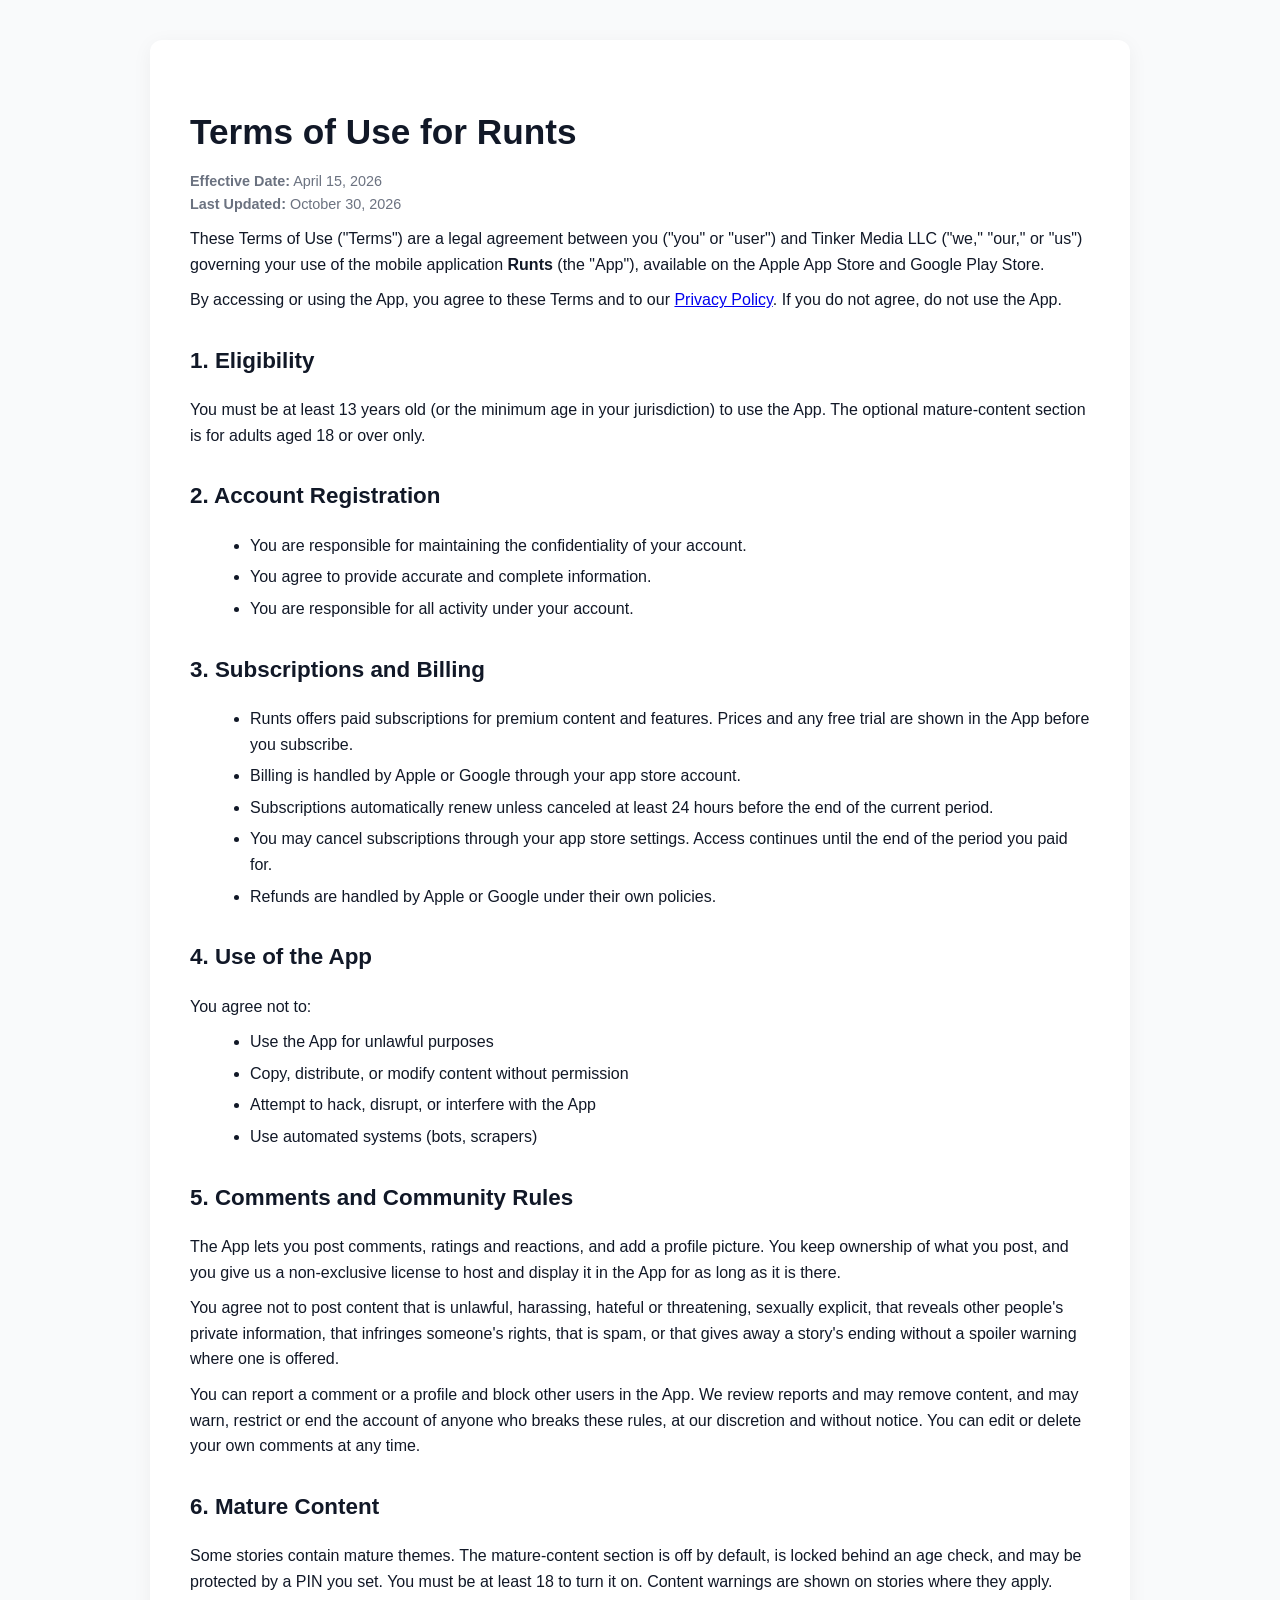
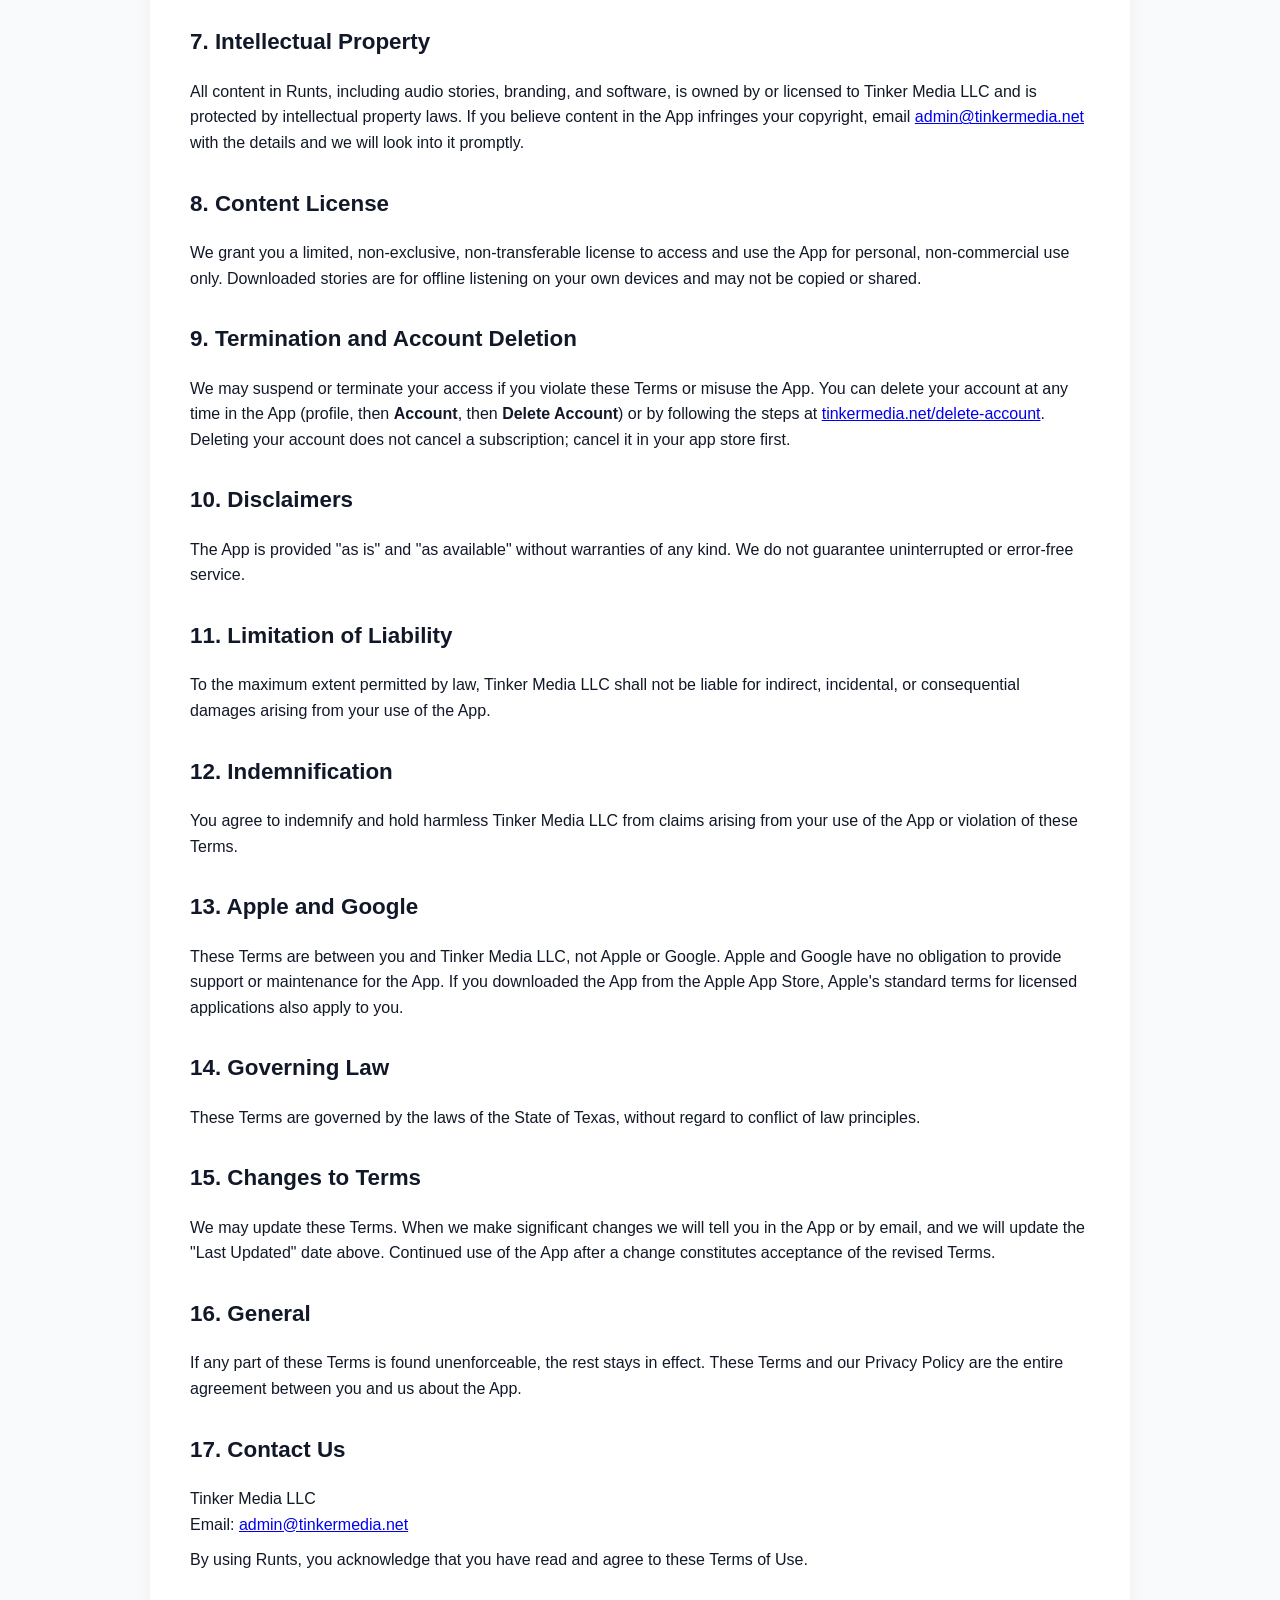
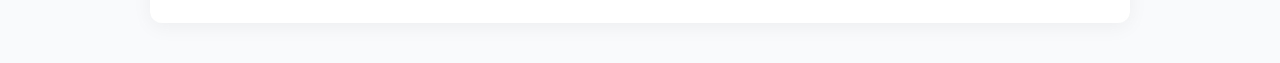
<file: runts/terms/index.html>
<!DOCTYPE html>
<html lang="en">
<head>
  <meta charset="UTF-8" />
  <meta name="viewport" content="width=device-width, initial-scale=1.0" />
  <title>Runts Terms of Use</title>
  <style>
    body {
      font-family: -apple-system, BlinkMacSystemFont, "Segoe UI", Roboto, Helvetica, Arial, sans-serif;
      line-height: 1.6;
      margin: 0;
      padding: 0;
      background-color: #f9fafb;
      color: #111827;
    }
    .container {
      max-width: 900px;
      margin: 40px auto;
      background: #ffffff;
      padding: 40px;
      border-radius: 12px;
      box-shadow: 0 4px 20px rgba(0,0,0,0.05);
    }
    h1, h2 {
      color: #111827;
    }
    h1 {
      font-size: 2.2rem;
      margin-bottom: 10px;
    }
    h2 {
      margin-top: 30px;
      font-size: 1.4rem;
    }
    p { margin: 10px 0; }
    ul { margin: 10px 0 20px 20px; }
    li { margin-bottom: 6px; }
    .meta {
      color: #6b7280;
      font-size: 0.9rem;
    }
  </style>
</head>
<body>
  <div class="container">
    <h1>Terms of Use for Runts</h1>
    <p class="meta"><strong>Effective Date:</strong> April 15, 2026<br>
    <strong>Last Updated:</strong> October 30, 2026</p>

    <p>These Terms of Use ("Terms") are a legal agreement between you ("you" or "user") and Tinker Media LLC ("we," "our," or "us") governing your use of the mobile application <strong>Runts</strong> (the "App"), available on the Apple App Store and Google Play Store.</p>

    <p>By accessing or using the App, you agree to these Terms and to our <a href="../privacy-policy/">Privacy Policy</a>. If you do not agree, do not use the App.</p>

    <h2>1. Eligibility</h2>
    <p>You must be at least 13 years old (or the minimum age in your jurisdiction) to use the App. The optional mature-content section is for adults aged 18 or over only.</p>

    <h2>2. Account Registration</h2>
    <ul>
      <li>You are responsible for maintaining the confidentiality of your account.</li>
      <li>You agree to provide accurate and complete information.</li>
      <li>You are responsible for all activity under your account.</li>
    </ul>

    <h2>3. Subscriptions and Billing</h2>
    <ul>
      <li>Runts offers paid subscriptions for premium content and features. Prices and any free trial are shown in the App before you subscribe.</li>
      <li>Billing is handled by Apple or Google through your app store account.</li>
      <li>Subscriptions automatically renew unless canceled at least 24 hours before the end of the current period.</li>
      <li>You may cancel subscriptions through your app store settings. Access continues until the end of the period you paid for.</li>
      <li>Refunds are handled by Apple or Google under their own policies.</li>
    </ul>

    <h2>4. Use of the App</h2>
    <p>You agree not to:</p>
    <ul>
      <li>Use the App for unlawful purposes</li>
      <li>Copy, distribute, or modify content without permission</li>
      <li>Attempt to hack, disrupt, or interfere with the App</li>
      <li>Use automated systems (bots, scrapers)</li>
    </ul>

    <h2>5. Comments and Community Rules</h2>
    <p>The App lets you post comments, ratings and reactions, and add a profile picture. You keep ownership of what you post, and you give us a non-exclusive license to host and display it in the App for as long as it is there.</p>
    <p>You agree not to post content that is unlawful, harassing, hateful or threatening, sexually explicit, that reveals other people's private information, that infringes someone's rights, that is spam, or that gives away a story's ending without a spoiler warning where one is offered.</p>
    <p>You can report a comment or a profile and block other users in the App. We review reports and may remove content, and may warn, restrict or end the account of anyone who breaks these rules, at our discretion and without notice. You can edit or delete your own comments at any time.</p>

    <h2>6. Mature Content</h2>
    <p>Some stories contain mature themes. The mature-content section is off by default, is locked behind an age check, and may be protected by a PIN you set. You must be at least 18 to turn it on. Content warnings are shown on stories where they apply.</p>

    <h2>7. Intellectual Property</h2>
    <p>All content in Runts, including audio stories, branding, and software, is owned by or licensed to Tinker Media LLC and is protected by intellectual property laws. If you believe content in the App infringes your copyright, email <a href="mailto:admin@tinkermedia.net">admin@tinkermedia.net</a> with the details and we will look into it promptly.</p>

    <h2>8. Content License</h2>
    <p>We grant you a limited, non-exclusive, non-transferable license to access and use the App for personal, non-commercial use only. Downloaded stories are for offline listening on your own devices and may not be copied or shared.</p>

    <h2>9. Termination and Account Deletion</h2>
    <p>We may suspend or terminate your access if you violate these Terms or misuse the App. You can delete your account at any time in the App (profile, then <strong>Account</strong>, then <strong>Delete Account</strong>) or by following the steps at <a href="https://www.tinkermedia.net/delete-account/">tinkermedia.net/delete-account</a>. Deleting your account does not cancel a subscription; cancel it in your app store first.</p>

    <h2>10. Disclaimers</h2>
    <p>The App is provided "as is" and "as available" without warranties of any kind. We do not guarantee uninterrupted or error-free service.</p>

    <h2>11. Limitation of Liability</h2>
    <p>To the maximum extent permitted by law, Tinker Media LLC shall not be liable for indirect, incidental, or consequential damages arising from your use of the App.</p>

    <h2>12. Indemnification</h2>
    <p>You agree to indemnify and hold harmless Tinker Media LLC from claims arising from your use of the App or violation of these Terms.</p>

    <h2>13. Apple and Google</h2>
    <p>These Terms are between you and Tinker Media LLC, not Apple or Google. Apple and Google have no obligation to provide support or maintenance for the App. If you downloaded the App from the Apple App Store, Apple's standard terms for licensed applications also apply to you.</p>

    <h2>14. Governing Law</h2>
    <p>These Terms are governed by the laws of the State of Texas, without regard to conflict of law principles.</p>

    <h2>15. Changes to Terms</h2>
    <p>We may update these Terms. When we make significant changes we will tell you in the App or by email, and we will update the "Last Updated" date above. Continued use of the App after a change constitutes acceptance of the revised Terms.</p>

    <h2>16. General</h2>
    <p>If any part of these Terms is found unenforceable, the rest stays in effect. These Terms and our Privacy Policy are the entire agreement between you and us about the App.</p>

    <h2>17. Contact Us</h2>
    <p>
      Tinker Media LLC<br>
      Email: <a href="mailto:admin@tinkermedia.net">admin@tinkermedia.net</a><br>
    </p>

    <p>By using Runts, you acknowledge that you have read and agree to these Terms of Use.</p>
  </div>
</body>
</html>
</file>
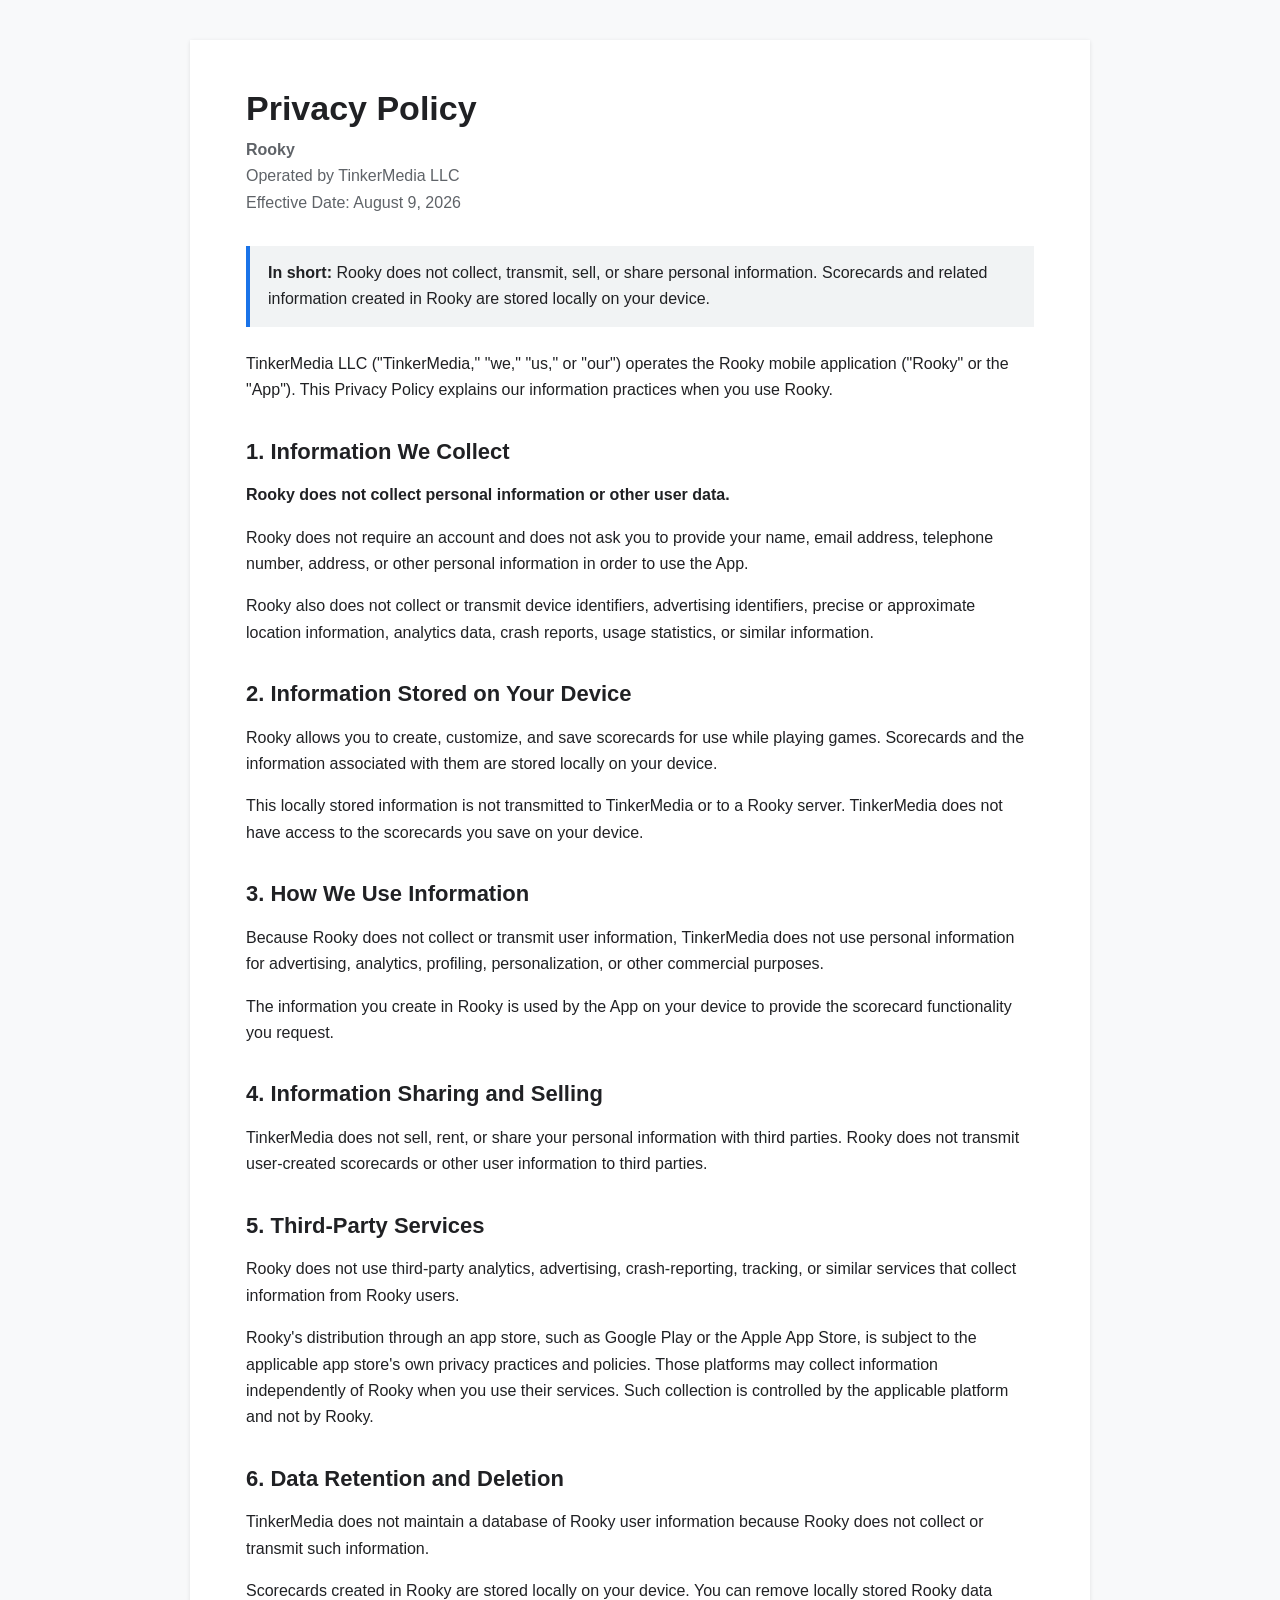
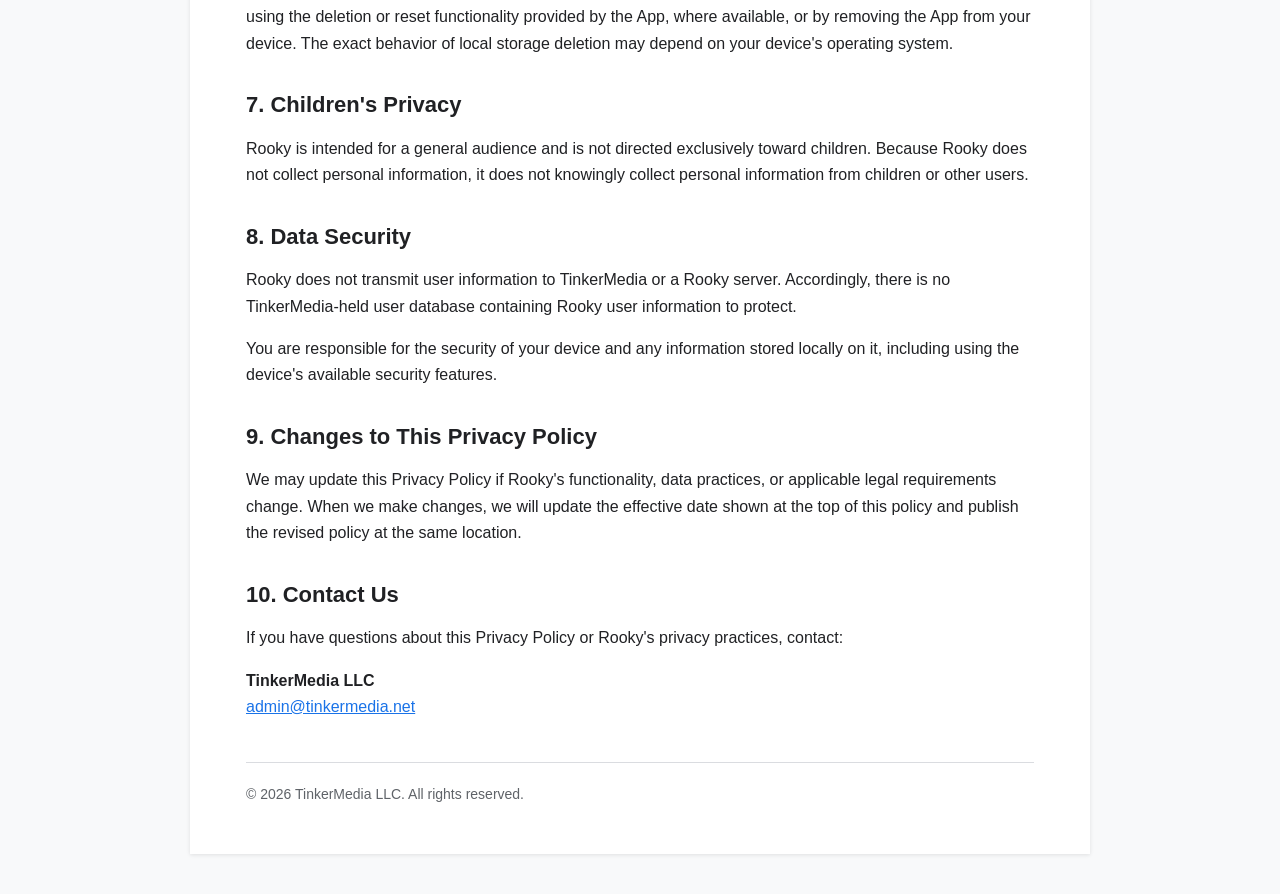
<file: scorecard-app/privacy-policy/index.html>
<!DOCTYPE html>
<html lang="en">
<head>
  <meta charset="utf-8">
  <meta name="viewport" content="width=device-width, initial-scale=1">
  <title>Privacy Policy | Rooky</title>
  <meta name="description" content="Privacy Policy for Rooky, a scorecard application operated by TinkerMedia LLC.">
  <style>
    :root { --text:#202124; --muted:#5f6368; --border:#dadce0; --link:#1a73e8; }
    * { box-sizing:border-box; }
    body { margin:0; background:#f8f9fa; color:var(--text); font-family:-apple-system,BlinkMacSystemFont,"Segoe UI",Roboto,Arial,sans-serif; line-height:1.65; }
    main { max-width:900px; margin:40px auto; padding:48px 56px; background:#fff; box-shadow:0 1px 4px rgba(0,0,0,.10); }
    h1 { margin:0 0 8px; font-size:34px; line-height:1.2; }
    h2 { margin:34px 0 12px; font-size:22px; line-height:1.3; }
    p, li { font-size:16px; }
    .meta { color:var(--muted); margin-bottom:30px; }
    .notice { border-left:4px solid var(--link); background:#f1f3f4; padding:14px 18px; margin:24px 0; }
    a { color:var(--link); }
    footer { margin-top:42px; padding-top:20px; border-top:1px solid var(--border); color:var(--muted); font-size:14px; }
    @media (max-width:700px) {
      main { margin:0; padding:28px 20px; box-shadow:none; }
      h1 { font-size:29px; }
    }
  </style>
</head>
<body>
<main>
  <h1>Privacy Policy</h1>
  <div class="meta">
    <strong>Rooky</strong><br>
    Operated by TinkerMedia LLC<br>
    Effective Date: August 9, 2026
  </div>

  <div class="notice">
    <strong>In short:</strong> Rooky does not collect, transmit, sell, or share personal information.
    Scorecards and related information created in Rooky are stored locally on your device.
  </div>

  <p>
    TinkerMedia LLC ("TinkerMedia," "we," "us," or "our") operates the Rooky mobile application
    ("Rooky" or the "App"). This Privacy Policy explains our information practices when you use Rooky.
  </p>

  <h2>1. Information We Collect</h2>
  <p>
    <strong>Rooky does not collect personal information or other user data.</strong>
  </p>
  <p>
    Rooky does not require an account and does not ask you to provide your name, email address,
    telephone number, address, or other personal information in order to use the App.
  </p>
  <p>
    Rooky also does not collect or transmit device identifiers, advertising identifiers, precise
    or approximate location information, analytics data, crash reports, usage statistics, or
    similar information.
  </p>

  <h2>2. Information Stored on Your Device</h2>
  <p>
    Rooky allows you to create, customize, and save scorecards for use while playing games.
    Scorecards and the information associated with them are stored locally on your device.
  </p>
  <p>
    This locally stored information is not transmitted to TinkerMedia or to a Rooky server.
    TinkerMedia does not have access to the scorecards you save on your device.
  </p>

  <h2>3. How We Use Information</h2>
  <p>
    Because Rooky does not collect or transmit user information, TinkerMedia does not use
    personal information for advertising, analytics, profiling, personalization, or other
    commercial purposes.
  </p>
  <p>
    The information you create in Rooky is used by the App on your device to provide the
    scorecard functionality you request.
  </p>

  <h2>4. Information Sharing and Selling</h2>
  <p>
    TinkerMedia does not sell, rent, or share your personal information with third parties.
    Rooky does not transmit user-created scorecards or other user information to third parties.
  </p>

  <h2>5. Third-Party Services</h2>
  <p>
    Rooky does not use third-party analytics, advertising, crash-reporting, tracking, or
    similar services that collect information from Rooky users.
  </p>
  <p>
    Rooky's distribution through an app store, such as Google Play or the Apple App Store,
    is subject to the applicable app store's own privacy practices and policies. Those
    platforms may collect information independently of Rooky when you use their services.
    Such collection is controlled by the applicable platform and not by Rooky.
  </p>

  <h2>6. Data Retention and Deletion</h2>
  <p>
    TinkerMedia does not maintain a database of Rooky user information because Rooky does not
    collect or transmit such information.
  </p>
  <p>
    Scorecards created in Rooky are stored locally on your device. You can remove locally
    stored Rooky data using the deletion or reset functionality provided by the App, where
    available, or by removing the App from your device. The exact behavior of local storage
    deletion may depend on your device's operating system.
  </p>

  <h2>7. Children's Privacy</h2>
  <p>
    Rooky is intended for a general audience and is not directed exclusively toward children.
    Because Rooky does not collect personal information, it does not knowingly collect
    personal information from children or other users.
  </p>

  <h2>8. Data Security</h2>
  <p>
    Rooky does not transmit user information to TinkerMedia or a Rooky server. Accordingly,
    there is no TinkerMedia-held user database containing Rooky user information to protect.
  </p>
  <p>
    You are responsible for the security of your device and any information stored locally
    on it, including using the device's available security features.
  </p>

  <h2>9. Changes to This Privacy Policy</h2>
  <p>
    We may update this Privacy Policy if Rooky's functionality, data practices, or applicable
    legal requirements change. When we make changes, we will update the effective date shown
    at the top of this policy and publish the revised policy at the same location.
  </p>

  <h2>10. Contact Us</h2>
  <p>
    If you have questions about this Privacy Policy or Rooky's privacy practices, contact:
  </p>
  <p>
    <strong>TinkerMedia LLC</strong><br>
    <a href="mailto:admin@tinkermedia.net">admin@tinkermedia.net</a>
  </p>

  <footer>
    © 2026 TinkerMedia LLC. All rights reserved.
  </footer>
</main>
</body>
</html>
</file>
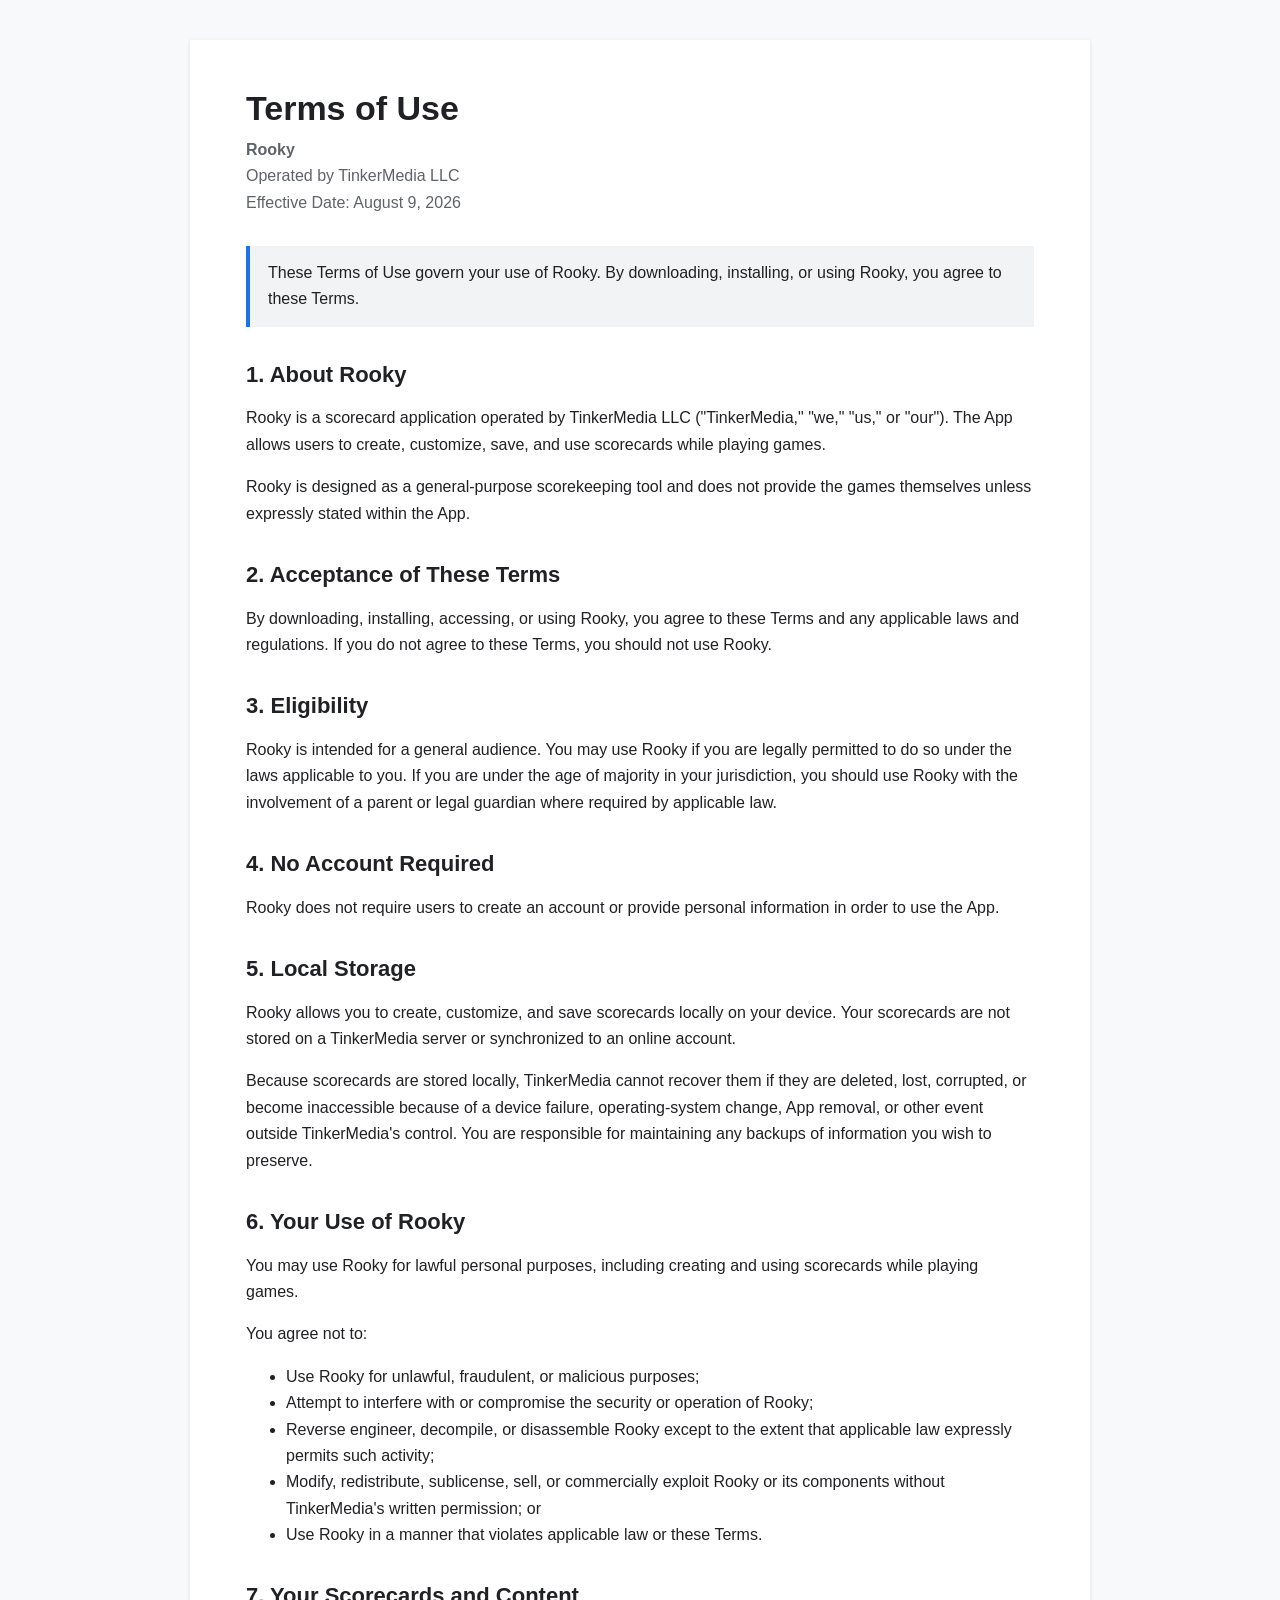
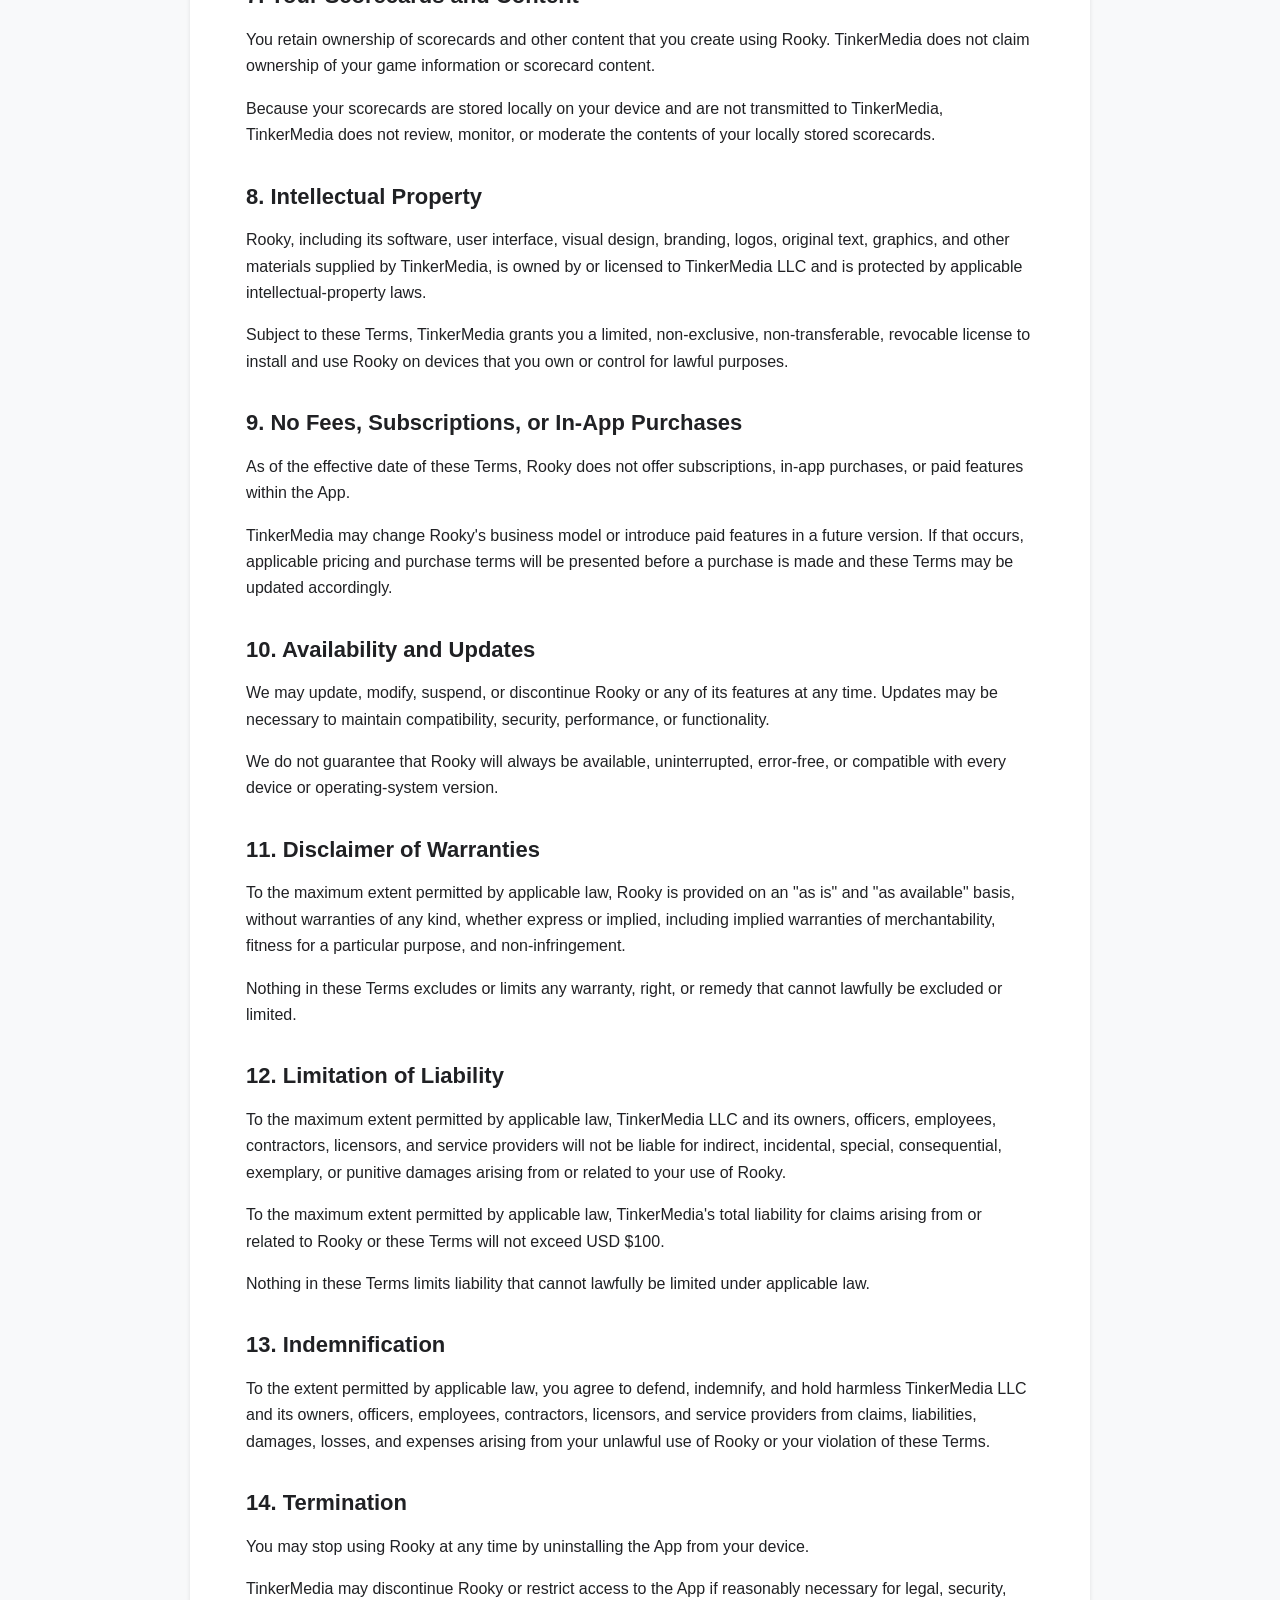
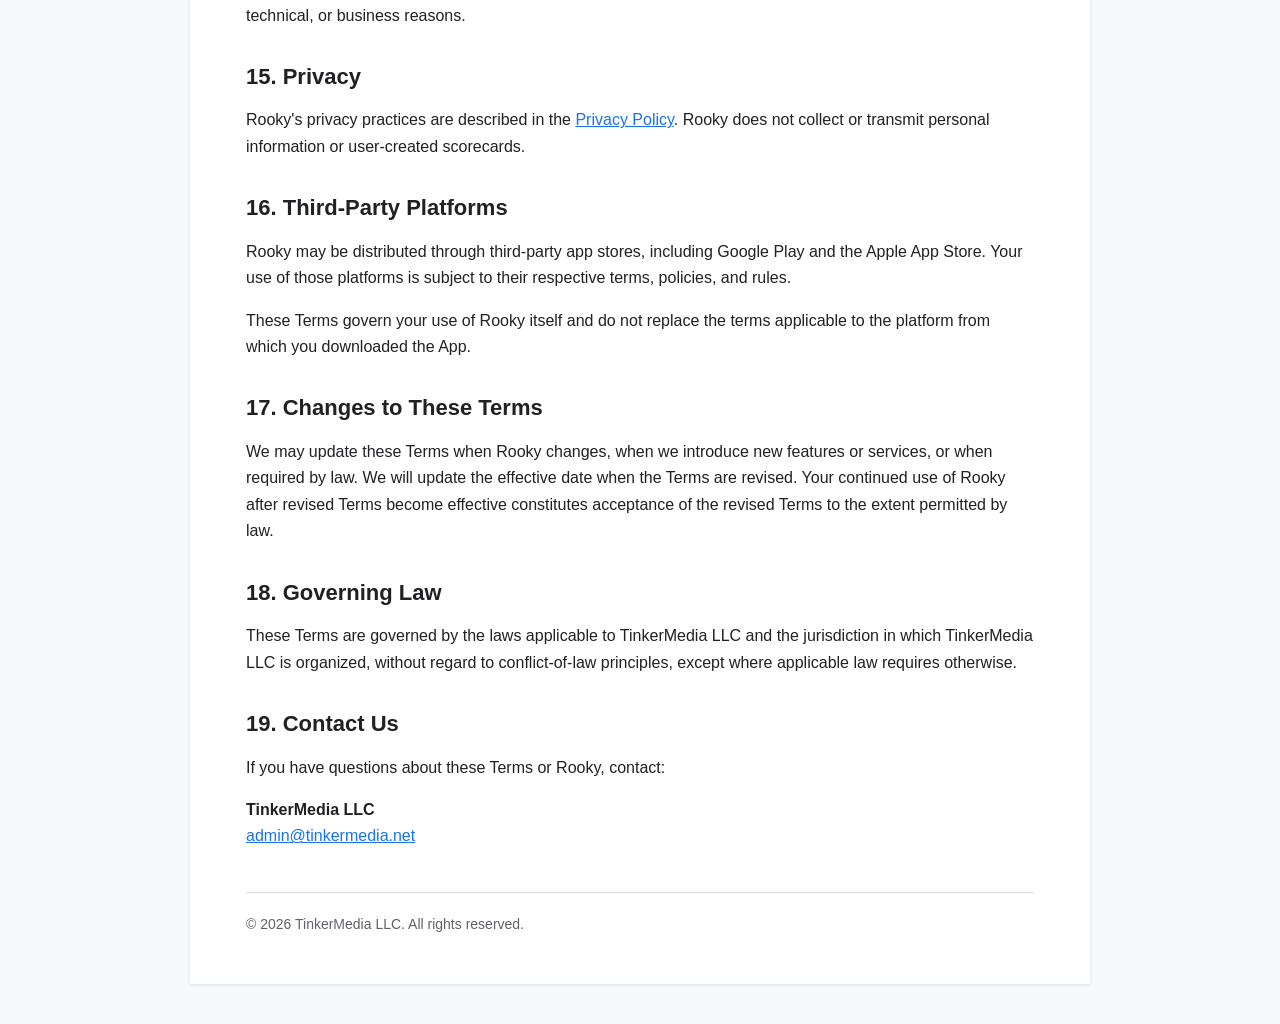
<file: scorecard-app/terms/index.html>
<!DOCTYPE html>
<html lang="en">
<head>
  <meta charset="utf-8">
  <meta name="viewport" content="width=device-width, initial-scale=1">
  <title>Terms of Use | Rooky</title>
  <meta name="description" content="Terms of Use for Rooky, a scorecard application operated by TinkerMedia LLC.">
  <style>
    :root { --text:#202124; --muted:#5f6368; --border:#dadce0; --link:#1a73e8; }
    * { box-sizing:border-box; }
    body { margin:0; background:#f8f9fa; color:var(--text); font-family:-apple-system,BlinkMacSystemFont,"Segoe UI",Roboto,Arial,sans-serif; line-height:1.65; }
    main { max-width:900px; margin:40px auto; padding:48px 56px; background:#fff; box-shadow:0 1px 4px rgba(0,0,0,.10); }
    h1 { margin:0 0 8px; font-size:34px; line-height:1.2; }
    h2 { margin:34px 0 12px; font-size:22px; line-height:1.3; }
    p, li { font-size:16px; }
    .meta { color:var(--muted); margin-bottom:30px; }
    .notice { border-left:4px solid var(--link); background:#f1f3f4; padding:14px 18px; margin:24px 0; }
    a { color:var(--link); }
    footer { margin-top:42px; padding-top:20px; border-top:1px solid var(--border); color:var(--muted); font-size:14px; }
    @media (max-width:700px) {
      main { margin:0; padding:28px 20px; box-shadow:none; }
      h1 { font-size:29px; }
    }
  </style>
</head>
<body>
<main>
  <h1>Terms of Use</h1>
  <div class="meta">
    <strong>Rooky</strong><br>
    Operated by TinkerMedia LLC<br>
    Effective Date: August 9, 2026
  </div>

  <div class="notice">
    These Terms of Use govern your use of Rooky. By downloading, installing, or using Rooky,
    you agree to these Terms.
  </div>

  <h2>1. About Rooky</h2>
  <p>
    Rooky is a scorecard application operated by TinkerMedia LLC ("TinkerMedia," "we," "us,"
    or "our"). The App allows users to create, customize, save, and use scorecards while
    playing games.
  </p>
  <p>
    Rooky is designed as a general-purpose scorekeeping tool and does not provide the games
    themselves unless expressly stated within the App.
  </p>

  <h2>2. Acceptance of These Terms</h2>
  <p>
    By downloading, installing, accessing, or using Rooky, you agree to these Terms and any
    applicable laws and regulations. If you do not agree to these Terms, you should not use Rooky.
  </p>

  <h2>3. Eligibility</h2>
  <p>
    Rooky is intended for a general audience. You may use Rooky if you are legally permitted
    to do so under the laws applicable to you. If you are under the age of majority in your
    jurisdiction, you should use Rooky with the involvement of a parent or legal guardian where
    required by applicable law.
  </p>

  <h2>4. No Account Required</h2>
  <p>
    Rooky does not require users to create an account or provide personal information in order
    to use the App.
  </p>

  <h2>5. Local Storage</h2>
  <p>
    Rooky allows you to create, customize, and save scorecards locally on your device.
    Your scorecards are not stored on a TinkerMedia server or synchronized to an online account.
  </p>
  <p>
    Because scorecards are stored locally, TinkerMedia cannot recover them if they are deleted,
    lost, corrupted, or become inaccessible because of a device failure, operating-system
    change, App removal, or other event outside TinkerMedia's control. You are responsible for
    maintaining any backups of information you wish to preserve.
  </p>

  <h2>6. Your Use of Rooky</h2>
  <p>
    You may use Rooky for lawful personal purposes, including creating and using scorecards
    while playing games.
  </p>
  <p>You agree not to:</p>
  <ul>
    <li>Use Rooky for unlawful, fraudulent, or malicious purposes;</li>
    <li>Attempt to interfere with or compromise the security or operation of Rooky;</li>
    <li>Reverse engineer, decompile, or disassemble Rooky except to the extent that applicable
        law expressly permits such activity;</li>
    <li>Modify, redistribute, sublicense, sell, or commercially exploit Rooky or its components
        without TinkerMedia's written permission; or</li>
    <li>Use Rooky in a manner that violates applicable law or these Terms.</li>
  </ul>

  <h2>7. Your Scorecards and Content</h2>
  <p>
    You retain ownership of scorecards and other content that you create using Rooky.
    TinkerMedia does not claim ownership of your game information or scorecard content.
  </p>
  <p>
    Because your scorecards are stored locally on your device and are not transmitted to
    TinkerMedia, TinkerMedia does not review, monitor, or moderate the contents of your
    locally stored scorecards.
  </p>

  <h2>8. Intellectual Property</h2>
  <p>
    Rooky, including its software, user interface, visual design, branding, logos, original
    text, graphics, and other materials supplied by TinkerMedia, is owned by or licensed to
    TinkerMedia LLC and is protected by applicable intellectual-property laws.
  </p>
  <p>
    Subject to these Terms, TinkerMedia grants you a limited, non-exclusive, non-transferable,
    revocable license to install and use Rooky on devices that you own or control for lawful
    purposes.
  </p>

  <h2>9. No Fees, Subscriptions, or In-App Purchases</h2>
  <p>
    As of the effective date of these Terms, Rooky does not offer subscriptions, in-app
    purchases, or paid features within the App.
  </p>
  <p>
    TinkerMedia may change Rooky's business model or introduce paid features in a future
    version. If that occurs, applicable pricing and purchase terms will be presented before
    a purchase is made and these Terms may be updated accordingly.
  </p>

  <h2>10. Availability and Updates</h2>
  <p>
    We may update, modify, suspend, or discontinue Rooky or any of its features at any time.
    Updates may be necessary to maintain compatibility, security, performance, or functionality.
  </p>
  <p>
    We do not guarantee that Rooky will always be available, uninterrupted, error-free, or
    compatible with every device or operating-system version.
  </p>

  <h2>11. Disclaimer of Warranties</h2>
  <p>
    To the maximum extent permitted by applicable law, Rooky is provided on an "as is" and
    "as available" basis, without warranties of any kind, whether express or implied,
    including implied warranties of merchantability, fitness for a particular purpose,
    and non-infringement.
  </p>
  <p>
    Nothing in these Terms excludes or limits any warranty, right, or remedy that cannot
    lawfully be excluded or limited.
  </p>

  <h2>12. Limitation of Liability</h2>
  <p>
    To the maximum extent permitted by applicable law, TinkerMedia LLC and its owners,
    officers, employees, contractors, licensors, and service providers will not be liable
    for indirect, incidental, special, consequential, exemplary, or punitive damages arising
    from or related to your use of Rooky.
  </p>
  <p>
    To the maximum extent permitted by applicable law, TinkerMedia's total liability for
    claims arising from or related to Rooky or these Terms will not exceed USD $100.
  </p>
  <p>
    Nothing in these Terms limits liability that cannot lawfully be limited under applicable law.
  </p>

  <h2>13. Indemnification</h2>
  <p>
    To the extent permitted by applicable law, you agree to defend, indemnify, and hold harmless
    TinkerMedia LLC and its owners, officers, employees, contractors, licensors, and service
    providers from claims, liabilities, damages, losses, and expenses arising from your
    unlawful use of Rooky or your violation of these Terms.
  </p>

  <h2>14. Termination</h2>
  <p>
    You may stop using Rooky at any time by uninstalling the App from your device.
  </p>
  <p>
    TinkerMedia may discontinue Rooky or restrict access to the App if reasonably necessary
    for legal, security, technical, or business reasons.
  </p>

  <h2>15. Privacy</h2>
  <p>
    Rooky's privacy practices are described in the
    <a href="privacy-policy.html">Privacy Policy</a>. Rooky does not collect or transmit
    personal information or user-created scorecards.
  </p>

  <h2>16. Third-Party Platforms</h2>
  <p>
    Rooky may be distributed through third-party app stores, including Google Play and the
    Apple App Store. Your use of those platforms is subject to their respective terms,
    policies, and rules.
  </p>
  <p>
    These Terms govern your use of Rooky itself and do not replace the terms applicable to
    the platform from which you downloaded the App.
  </p>

  <h2>17. Changes to These Terms</h2>
  <p>
    We may update these Terms when Rooky changes, when we introduce new features or services,
    or when required by law. We will update the effective date when the Terms are revised.
    Your continued use of Rooky after revised Terms become effective constitutes acceptance
    of the revised Terms to the extent permitted by law.
  </p>

  <h2>18. Governing Law</h2>
  <p>
    These Terms are governed by the laws applicable to TinkerMedia LLC and the jurisdiction
    in which TinkerMedia LLC is organized, without regard to conflict-of-law principles,
    except where applicable law requires otherwise.
  </p>

  <h2>19. Contact Us</h2>
  <p>
    If you have questions about these Terms or Rooky, contact:
  </p>
  <p>
    <strong>TinkerMedia LLC</strong><br>
    <a href="mailto:admin@tinkermedia.net">admin@tinkermedia.net</a>
  </p>

  <footer>
    © 2026 TinkerMedia LLC. All rights reserved.
  </footer>
</main>
</body>
</html>
</file>
<file: styles.css>
/* =========================
   RESET
   ========================= */
*,
*::before,
*::after {
  box-sizing: border-box;
  margin: 0;
  padding: 0;
}

html, body {
  height: 100%;
}

body {
  line-height: 1.6;
  -webkit-font-smoothing: antialiased;
  display: flex;
  flex-direction: column;
}

a {
  text-decoration: none;
  color: inherit;
}

/* =========================
   ROOT VARIABLES
   ========================= */
:root {
  --bg: #0a0b0d;
  --surface: #131518;
  --surface-hover: #191c20;
  --border: #24272b;
  --text: #f2f3f4;
  --text-muted: #8b9198;
  --accent: #34d399;
  --accent-soft: #1c3d31;

  --font-display: 'Space Grotesk', system-ui, sans-serif;
  --font-body: 'Inter', system-ui, -apple-system, sans-serif;

  --max-width: 980px;
}

/* =========================
   BASE
   ========================= */
body {
  font-family: var(--font-body);
  color: var(--text);
  background-color: var(--bg);
}

h1, h2 {
  font-family: var(--font-display);
  line-height: 1.15;
  font-weight: 600;
  letter-spacing: -0.01em;
}

p {
  color: var(--text-muted);
}

.container {
  max-width: var(--max-width);
  margin: 0 auto;
  padding: 0 24px;
  width: 100%;
}

/* =========================
   HEADER
   ========================= */
.header {
  padding: 28px 0;
  border-bottom: 1px solid var(--border);
}

.nav {
  display: flex;
  align-items: center;
  justify-content: space-between;
  gap: 16px;
}

.brand {
  display: flex;
  align-items: center;
  gap: 10px;
}

.brand-mark {
  display: flex;
  align-items: center;
  justify-content: center;
}

.brand-name {
  font-family: var(--font-display);
  font-weight: 600;
  font-size: 17px;
  letter-spacing: -0.01em;
  color: var(--text);
}

.contact-link {
  font-size: 14px;
  color: var(--text-muted);
  transition: color 0.15s ease;
}

.contact-link:hover {
  color: var(--text);
}

/* =========================
   HERO
   ========================= */
.hero {
  padding: 96px 0 64px;
}

.hero-content {
  max-width: 620px;
  text-align: center;
}

.eyebrow {
  font-size: 12px;
  font-weight: 600;
  letter-spacing: 0.14em;
  text-transform: uppercase;
  color: var(--accent);
  margin-bottom: 18px;
}

.hero h1 {
  font-size: clamp(34px, 5.5vw, 52px);
  color: var(--text);
  margin-bottom: 20px;
}

.hero .lede {
  font-size: 17px;
  max-width: 480px;
  margin: 0 auto; /* the lede is narrower than the h1, so it needs its own centering */
}

/* =========================
   APPS
   ========================= */
.apps {
  padding: 24px 0 100px;
}

.section-label {
  font-size: 12px;
  font-weight: 600;
  letter-spacing: 0.14em;
  text-transform: uppercase;
  color: var(--text-muted);
  margin-bottom: 24px;
}

.apps-grid {
  display: grid;
  grid-template-columns: repeat(2, 1fr);
  gap: 20px;
}

.app-card {
  display: block;
  background: var(--surface);
  border: 1px solid var(--border);
  border-radius: 16px;
  padding: 28px;
  transition: border-color 0.15s ease, background 0.15s ease, transform 0.15s ease;
}

.app-card:hover {
  border-color: var(--accent);
  background: var(--surface-hover);
  transform: translateY(-2px);
}

.app-card-top {
  display: flex;
  align-items: center;
  justify-content: space-between;
  margin-bottom: 22px;
}

.app-icon {
  width: 44px;
  height: 44px;
  border-radius: 12px;
  object-fit: cover;
  display: block;
  background: var(--surface-hover);
  border: 1px solid var(--border);
}

.app-card-arrow {
  color: var(--text-muted);
  font-size: 18px;
  transition: transform 0.15s ease, color 0.15s ease;
}

.app-card:hover .app-card-arrow {
  color: var(--accent);
  transform: translateX(3px);
}

.app-card h2 {
  font-size: 22px;
  color: var(--text);
  margin-bottom: 4px;
}

.app-card-tagline {
  font-size: 13px;
  font-weight: 600;
  color: var(--accent);
  text-transform: uppercase;
  letter-spacing: 0.04em;
  margin-bottom: 14px;
}

.app-card-copy {
  font-size: 14px;
  color: var(--text-muted);
}

/* =========================
   FOOTER
   ========================= */
.footer {
  border-top: 1px solid var(--border);
  padding: 28px 0;
  margin-top: auto;
}

.footer-content {
  display: flex;
  align-items: center;
  justify-content: space-between;
  flex-wrap: wrap;
  gap: 12px;
}

.footer-muted {
  color: var(--text-muted);
  font-size: 13px;
}

.footer-link:hover {
  color: var(--text);
}

/* =========================
   RESPONSIVE
   ========================= */
@media (max-width: 640px) {
  .apps-grid {
    grid-template-columns: 1fr;
  }

  .hero {
    padding: 72px 0 48px;
  }

  .footer-content {
    flex-direction: column;
    text-align: center;
  }
}
</file>
<file: delete-account/styles.css>
*, *::before, *::after {
  box-sizing: border-box;
  margin: 0;
  padding: 0;
}

body {
  font-family: -apple-system, BlinkMacSystemFont, 'Segoe UI', sans-serif;
  background: #0a0a0a;
  color: #e0e0e0;
  line-height: 1.7;
  padding: 40px 20px 80px;
}

.container {
  max-width: 680px;
  margin: 0 auto;
}

/* ── Logo ─────────────────────────────────────────────────────────────────── */

.logo {
  display: flex;
  align-items: center;
  gap: 12px;
  margin-bottom: 48px;
}

.logo-text {
  font-size: 20px;
  font-weight: 700;
  color: #00ffff;
  letter-spacing: 0.3px;
}

.logo-sub {
  font-size: 13px;
  color: rgba(255, 255, 255, 0.4);
}

/* ── Typography ───────────────────────────────────────────────────────────── */

h1 {
  font-size: 32px;
  font-weight: 800;
  color: #fff;
  margin-bottom: 12px;
  letter-spacing: 0.2px;
}

h2 {
  font-size: 18px;
  font-weight: 700;
  color: #fff;
  margin: 40px 0 12px;
}

p {
  font-size: 15px;
  color: rgba(255, 255, 255, 0.65);
  margin-bottom: 16px;
}

.lead {
  font-size: 16px;
  color: rgba(255, 255, 255, 0.6);
  margin-bottom: 48px;
  line-height: 1.7;
}

strong {
  color: #fff;
}

ul, ol {
  padding-left: 20px;
  margin-bottom: 16px;
}

li {
  font-size: 15px;
  color: rgba(255, 255, 255, 0.65);
  margin-bottom: 8px;
}

.divider {
  border: none;
  border-top: 1px solid #2a2a2a;
  margin: 40px 0;
}

/* ── Card ─────────────────────────────────────────────────────────────────── */

.card {
  background: #111;
  border: 1px solid #2a2a2a;
  border-radius: 14px;
  padding: 24px;
  margin: 24px 0;
}

.card-title {
  font-size: 12px;
  font-weight: 700;
  color: #00ffff;
  text-transform: uppercase;
  letter-spacing: 0.8px;
  margin-bottom: 16px;
}

/* ── Steps ────────────────────────────────────────────────────────────────── */

.step {
  display: flex;
  gap: 16px;
  margin-bottom: 16px;
  align-items: flex-start;
}

.step:last-child {
  margin-bottom: 0;
}

.step-num {
  width: 28px;
  height: 28px;
  border-radius: 50%;
  background: rgba(0, 255, 255, 0.1);
  border: 1px solid rgba(0, 255, 255, 0.3);
  color: #00ffff;
  font-size: 13px;
  font-weight: 700;
  display: flex;
  align-items: center;
  justify-content: center;
  flex-shrink: 0;
  margin-top: 2px;
}

.step-text {
  font-size: 15px;
  color: rgba(255, 255, 255, 0.65);
  line-height: 1.6;
  padding-top: 4px;
}

/* ── Table ────────────────────────────────────────────────────────────────── */

table {
  width: 100%;
  border-collapse: collapse;
  margin: 12px 0 24px;
}

th {
  text-align: left;
  font-size: 12px;
  font-weight: 700;
  color: rgba(255, 255, 255, 0.4);
  text-transform: uppercase;
  letter-spacing: 0.6px;
  padding: 8px 12px;
  border-bottom: 1px solid #2a2a2a;
}

td {
  font-size: 14px;
  color: rgba(255, 255, 255, 0.6);
  padding: 12px;
  border-bottom: 1px solid #1a1a1a;
  vertical-align: top;
}

tr:last-child td {
  border-bottom: none;
}

/* ── Badges ───────────────────────────────────────────────────────────────── */

.badge {
  display: inline-block;
  padding: 3px 10px;
  border-radius: 20px;
  font-size: 12px;
  font-weight: 600;
}

.badge-red {
  background: rgba(255, 80, 80, 0.12);
  color: #ff5050;
}

.badge-green {
  background: rgba(0, 200, 100, 0.12);
  color: #00c864;
}

.badge-gray {
  background: rgba(255, 255, 255, 0.08);
  color: rgba(255, 255, 255, 0.5);
}

/* ── Links ────────────────────────────────────────────────────────────────── */

.email-link {
  color: #00ffff;
  text-decoration: none;
}

.email-link:hover {
  opacity: 0.8;
}

/* ── Support note ─────────────────────────────────────────────────────────── */

.support-note {
  font-size: 13px;
  color: rgba(255, 255, 255, 0.35);
}

/* ── Footer ───────────────────────────────────────────────────────────────── */

footer {
  margin-top: 64px;
  font-size: 13px;
  color: rgba(255, 255, 255, 0.25);
  display: flex;
  flex-direction: column;
  gap: 6px;
}
</file>
<file: runts/styles.css>
/* =========================
   CSS RESET (Modern)
   ========================= */
*,
*::before,
*::after {
  box-sizing: border-box;
  margin: 0;
  padding: 0;
}

html, body {
  height: 100%;
}

body {
  line-height: 1.6;
  -webkit-font-smoothing: antialiased;
  display: flex;
  flex-direction: column;
}

/* Remove default list styles */
ul, ol {
  list-style: none;
}

/* Remove default link styles */
a {
  text-decoration: none;
  color: inherit;
}

/* Images responsive by default */
img, picture, video, canvas {
  max-width: 100%;
  display: block;
}

/* =========================
   ROOT VARIABLES
   ========================= */
:root {
  --primary-color: #2563eb;
  --secondary-color: #1e293b;
  --accent-color: #f59e0b;

  --text-color: #ffffff;
  --bg-color: #000000;

  --font-main: system-ui, -apple-system, sans-serif;

  --max-width: 1100px;
}

/* =========================
   BASE STYLES
   ========================= */
body {
  font-family: var(--font-main);
  color: var(--text-color);
  background-color: var(--bg-color);
  padding: 20px;
  display: flex;
  flex-direction: column;
  justify-content: space-between;
}

/* =========================
   TYPOGRAPHY
   ========================= */
h1, h2, h3, h4 {
  margin-bottom: 0.5em;
  line-height: 1.2;
}

p {
  margin-bottom: 1em;
}

/* =========================
   LAYOUT
   ========================= */
.container {
  max-width: var(--max-width);
  margin: 0 auto;
  padding: 0 1rem;
  display: flex;
  gap: 1rem;
  flex: 1; /* pushes footer down */
  justify-content: center;
  align-items: center;
  text-align: center;
  flex-direction: column;
}

.button-box {
  display: flex; 
  flex-direction: column; 
  width: 100%; 
  align-items: center; 
  justify-content: center; 
  gap: 20px
}

@media (min-width: 768px) {
  .button-box {
    flex-direction: row; /* desktop */
  }
}

/* =========================
   HEADER
   ========================= */
header {
  padding: 1rem 0;
    display: flex;
  flex-direction: column;
}

/* =========================
   NAVIGATION
   ========================= */
nav {
  display: flex;
  gap: 1rem;
}

nav a {
  color: var(--primary-color);
  font-weight: 500;
}

/* =========================
   BUTTONS
   ========================= */
.button {
  display: inline-block;
  padding: 0.6em 1.2em;
  background-color: var(--primary-color);
  color: #fff;
  border-radius: 5px;
  transition: background 0.2s ease;
}

.button:hover {
  background-color: #1d4ed8;
}

/* =========================
   FOOTER
   ========================= */
footer {
  margin-top: 2rem;
  padding-top: 1rem;
  border-top: 1px solid #e5e7eb;
  text-align: center;
  font-size: 0.9rem;
  text-align: center;
  padding: 1rem;
}

/* =========================
   ABOUT + SMALL TEXT
   ========================= */
.coming-soon {
  font-size: 1.1rem;
  opacity: 0.85;
  margin: 0;
}

.about {
  padding: 2rem 0 1rem;
}

.about-content {
  max-width: 700px;
  align-items: flex-start;
  text-align: left;
}

.about-content h2 {
  font-size: 1.5rem;
}

.inline-link {
  color: var(--primary-color);
  text-decoration: underline;
}
</file>
<file: scorecard-app/styles.css>
/* =========================
   CSS RESET (Modern)
   ========================= */
*,
*::before,
*::after {
  box-sizing: border-box;
  margin: 0;
  padding: 0;
}

html, body {
  height: 100%;
}

html {
  overflow-x: hidden;
}

body {
  line-height: 1.6;
  -webkit-font-smoothing: antialiased;
  display: flex;
  flex-direction: column;
  overflow-x: hidden;
}

ul, ol {
  list-style: none;
}

a {
  text-decoration: none;
  color: inherit;
}

img, picture, video, canvas {
  max-width: 100%;
  display: block;
}

/* =========================
   ROOT VARIABLES
   ========================= */
:root {
  --green: #155843;
  --green-dark: #103d2f;
  --green-soft: #3a8657;
  --mint: #e6f2ee;
  --mint-light: #f2f8f6;
  --bg: #fafbfa;
  --surface: #ffffff;
  --text: #1a1a1a;
  --text-muted: #5c6b66;
  --border: #e6e6e6;

  --font-display: 'Fuzzy Bubbles', system-ui, sans-serif;
  --font-body: 'Inter', system-ui, -apple-system, sans-serif;

  --max-width: 1120px;
}

/* =========================
   BASE STYLES
   ========================= */
body {
  font-family: var(--font-body);
  color: var(--text);
  background-color: var(--bg);
}

h1, h2, h3, h4 {
  line-height: 1.15;
  font-weight: 800;
}

p {
  color: var(--text-muted);
}

/* =========================
   LAYOUT
   ========================= */
.container-wide {
  max-width: var(--max-width);
  margin: 0 auto;
  padding: 0 24px;
  width: 100%;
}

.button-box {
  display: flex;
  flex-wrap: wrap;
  align-items: center;
  gap: 14px;
  margin-bottom: 28px;
}

.store-badge {
  width: 160px;
  height: auto;
}

.store-badge-play {
  width: 170px;
  height: auto;
}

.store-badge--small {
  width: 140px;
}

/* =========================
   HEADER
   ========================= */
.header {
  padding: 22px 0;
}

.header .nav {
  display: flex;
  align-items: center;
  justify-content: center;
  gap: 16px;
}

.header nav {
  display: flex;
  flex-wrap: wrap;
  gap: 24px;
}

.header nav a {
  color: var(--text);
  font-weight: 500;
  font-size: 14px;
}

.header nav a:hover {
  text-decoration: underline;
}

/* =========================
   HERO
   ========================= */
.hero {
  padding: 40px 0 80px;
}

.hero-content {
  display: flex;
  align-items: center;
  gap: 48px;
  flex-wrap: wrap;
}

.hero-copy {
  flex: 1 1 420px;
  min-width: 300px;
}

.wordmark-row {
  display: flex;
  align-items: center;
  gap: 14px;
  margin-bottom: 20px;
}

.wordmark-row .eyebrow {
  margin: 4px 0 0;
}

.wordmark-icon {
  width: 132px;
  height: 132px;
  border-radius: 32px;
  flex-shrink: 0;
}

.wordmark {
  font-family: var(--font-display);
  font-weight: 700;
  font-size: clamp(44px, 7vw, 64px);
  color: var(--green);
  line-height: 1;
}

.eyebrow {
  font-size: 13px;
  font-weight: 700;
  letter-spacing: 0.14em;
  text-transform: uppercase;
  color: var(--text);
  margin: 10px 0 24px;
}

.hero-copy h1 {
  font-size: clamp(32px, 4.2vw, 44px);
  color: var(--text);
  margin-bottom: 18px;
}

.hero-copy .lede {
  font-size: 17px;
  max-width: 440px;
  margin-bottom: 28px;
}

.hero-tagline p {
  margin: 0;
}

.hero-tagline-strong {
  font-weight: 700;
  color: var(--text);
}

.hero-tagline-muted {
  color: var(--text-muted);
  font-size: 15px;
}

.hero-art {
  flex: 1 1 340px;
  min-width: 280px;
  display: flex;
  justify-content: center;
  align-items: center;
  position: relative;
  min-height: 460px;
}

.hero-blob {
  position: absolute;
  width: min(400px, 85vw);
  height: min(400px, 85vw);
  border-radius: 50%;
  background: radial-gradient(circle, var(--mint) 0%, var(--mint-light) 55%, transparent 72%);
  z-index: 0;
}

.golf-decoration {
  position: absolute;
  right: 4%;
  bottom: 4%;
  z-index: 1;
}

/* =========================
   SCREENSHOTS
   (images already include their own phone-frame artwork —
   these classes just size/shadow them, no drawn bezel here)
   ========================= */
.hero-screenshot {
  position: relative;
  z-index: 2;
  width: 270px;
  max-width: 78vw;
  height: auto;
  filter: drop-shadow(0 20px 40px rgba(16, 61, 47, 0.28));
}

/* Fixed-height box so the three screenshots line up visually even
   though the source PNGs (with baked-in phone borders) don't share
   the same aspect ratio. Each image scales to fit inside the box. */
.showcase-screenshot-wrap {
  height: clamp(280px, 34vw, 380px);
  display: flex;
  align-items: flex-end;
  justify-content: center;
}

.showcase-screenshot {
  max-height: 100%;
  max-width: 100%;
  width: auto;
  height: auto;
  margin: 0 auto;
  filter: drop-shadow(0 16px 32px rgba(16, 61, 47, 0.2));
}

/* =========================
   FEATURES
   ========================= */
.features {
  background: var(--mint-light);
  padding: 64px 0;
}

.features-grid {
  display: grid;
  grid-template-columns: repeat(3, 1fr);
  gap: 40px;
  text-align: center;
}

.feature-icon {
  width: 64px;
  height: 64px;
  border-radius: 50%;
  background: var(--green);
  display: flex;
  align-items: center;
  justify-content: center;
  margin: 0 auto 18px;
}

.feature h3 {
  color: var(--green);
  font-size: 20px;
  margin-bottom: 8px;
}

.feature p {
  font-size: 15px;
  max-width: 300px;
  margin: 0 auto;
}

/* =========================
   SHOWCASE
   ========================= */
.showcase {
  padding: 80px 0;
}

.showcase-heading {
  display: flex;
  align-items: center;
  justify-content: center;
  gap: 18px;
  color: var(--green);
  font-family: var(--font-display);
  font-size: clamp(24px, 3vw, 30px);
  margin-bottom: 56px;
  flex-wrap: wrap;
}

.showcase-heading .rule {
  display: inline-block;
  width: 48px;
  height: 2px;
  background: var(--green-soft);
}

.showcase-grid {
  display: grid;
  grid-template-columns: repeat(3, 1fr);
  gap: 40px;
  text-align: center;
}

.showcase-item h3 {
  color: var(--green);
  font-size: 19px;
  margin-bottom: 6px;
}

.showcase-item p {
  font-size: 14px;
  max-width: 240px;
  margin: 0 auto 24px;
  /* Reserves a consistent 2-line height regardless of how much text each
     item has, so the screenshots below stay aligned across all 3 columns. */
  min-height: 3.2em;
}

/* =========================
   FOOTER
   ========================= */
.footer {
  background: var(--green-dark);
  padding: 32px 0;
  margin-top: auto;
}

.footer-content {
  display: flex;
  align-items: center;
  justify-content: space-between;
  flex-wrap: wrap;
  gap: 16px;
}

.footer-title {
  color: #ffffff;
  font-weight: 700;
  font-size: 15px;
}

.footer-muted {
  color: #a9c2ba;
  font-size: 13px;
}

.footer-nav {
  display: flex;
  align-items: center;
  flex-wrap: wrap;
  gap: 10px;
  color: #ffffff;
  font-size: 13px;
}

.footer-nav a {
  color: #ffffff;
}

.footer-nav a:hover {
  text-decoration: underline;
}

.footer-nav span {
  color: #6f8b83;
}

/* =========================
   RESPONSIVE — TABLET / STACKED (<=860px)
   ========================= */
@media (max-width: 860px) {
  .hero-content {
    flex-direction: column;
    text-align: center;
  }

  .hero-copy .lede {
    margin-left: auto;
    margin-right: auto;
  }

  .wordmark-row {
    flex-direction: column-reverse;
    justify-content: center;
    gap: 16px;
  }

  .hero-art {
    width: 100%;
    flex-basis: auto;
    min-height: 0;
    padding: 24px 0 8px;
  }

  .button-box {
    justify-content: center;
  }

  .features-grid,
  .showcase-grid {
    grid-template-columns: 1fr;
    gap: 48px;
  }

  .footer-content {
    flex-direction: column;
    text-align: center;
  }
}

/* =========================
   RESPONSIVE — SMALL PHONES (<=480px)
   ========================= */
@media (max-width: 480px) {
  .container-wide {
    padding: 0 18px;
  }

  .header {
    padding: 16px 0;
  }

  .header nav {
    gap: 16px;
  }

  .header nav a {
    font-size: 13px;
  }

  .hero {
    padding: 24px 0 56px;
  }

  .hero-copy h1 {
    margin-bottom: 14px;
  }

  .hero-copy .lede {
    margin-bottom: 22px;
  }

  .store-badge {
    width: 130px;
  }

  .store-badge-play {
    width: 138px;
  }

  .hero-screenshot {
    width: 220px;
  }

  .features {
    padding: 48px 0;
  }

  .showcase {
    padding: 56px 0;
  }

  .showcase-heading {
    margin-bottom: 40px;
    gap: 12px;
  }

  .showcase-screenshot-wrap {
    height: 260px;
  }

  .showcase-grid {
    gap: 40px;
  }
}
</file>
